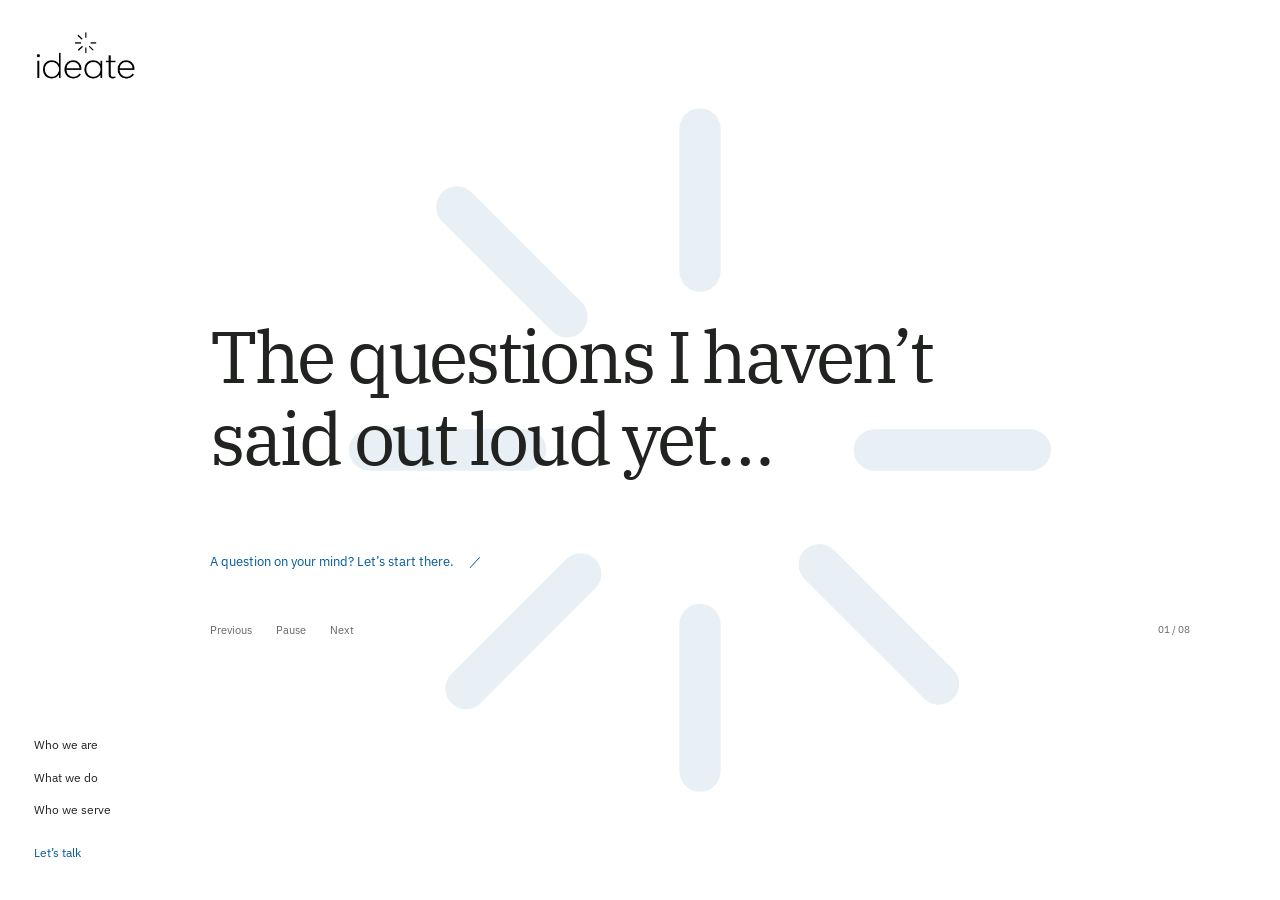
<file: index.html>
<!doctype html><html lang="en"><head><meta charset="utf-8"><meta name="viewport" content="width=device-width,initial-scale=1"><title>Consulting and personal advising | ideate</title><meta name="description" content="A conversation-led introduction to ideate. Experienced consulting and personal advising for organizations and leaders."><meta name="theme-color" content="#ffffff"><link rel="stylesheet" href="style.css"><link rel="stylesheet" href="room.css"><script defer src="app.js"></script></head><body class="question-home"><a class="edge-brand" href="index.html" aria-label="ideate home"><img src="ideate-brand.svg" width="140" height="78" alt="ideate"></a><nav class="edge-nav" aria-label="Main navigation"><a href="about.html">Who we are</a><a href="work.html">What we do</a><a href="serve.html">Who we serve</a><a href="contact.html">Let’s talk</a></nav><main class="question-canvas"><img class="question-watermark" src="ideate-spark.svg" width="170" height="170" alt="" aria-hidden="true"><div class="question-loop"><h1><a id="question-link" href="contact.html">The questions I haven’t said out loud yet…</a></h1><p class="question-invitation">A question on your mind? Let’s start there. <span aria-hidden="true">／</span></p><div class="question-controls"><button id="previous-question" type="button" aria-label="Previous question">Previous</button><button id="pause-questions" type="button">Pause</button><button id="next-question" type="button" aria-label="Next question">Next</button><span id="question-number">01 / 08</span></div></div></main><script src="question-loop.js" defer></script></body></html>
</file>
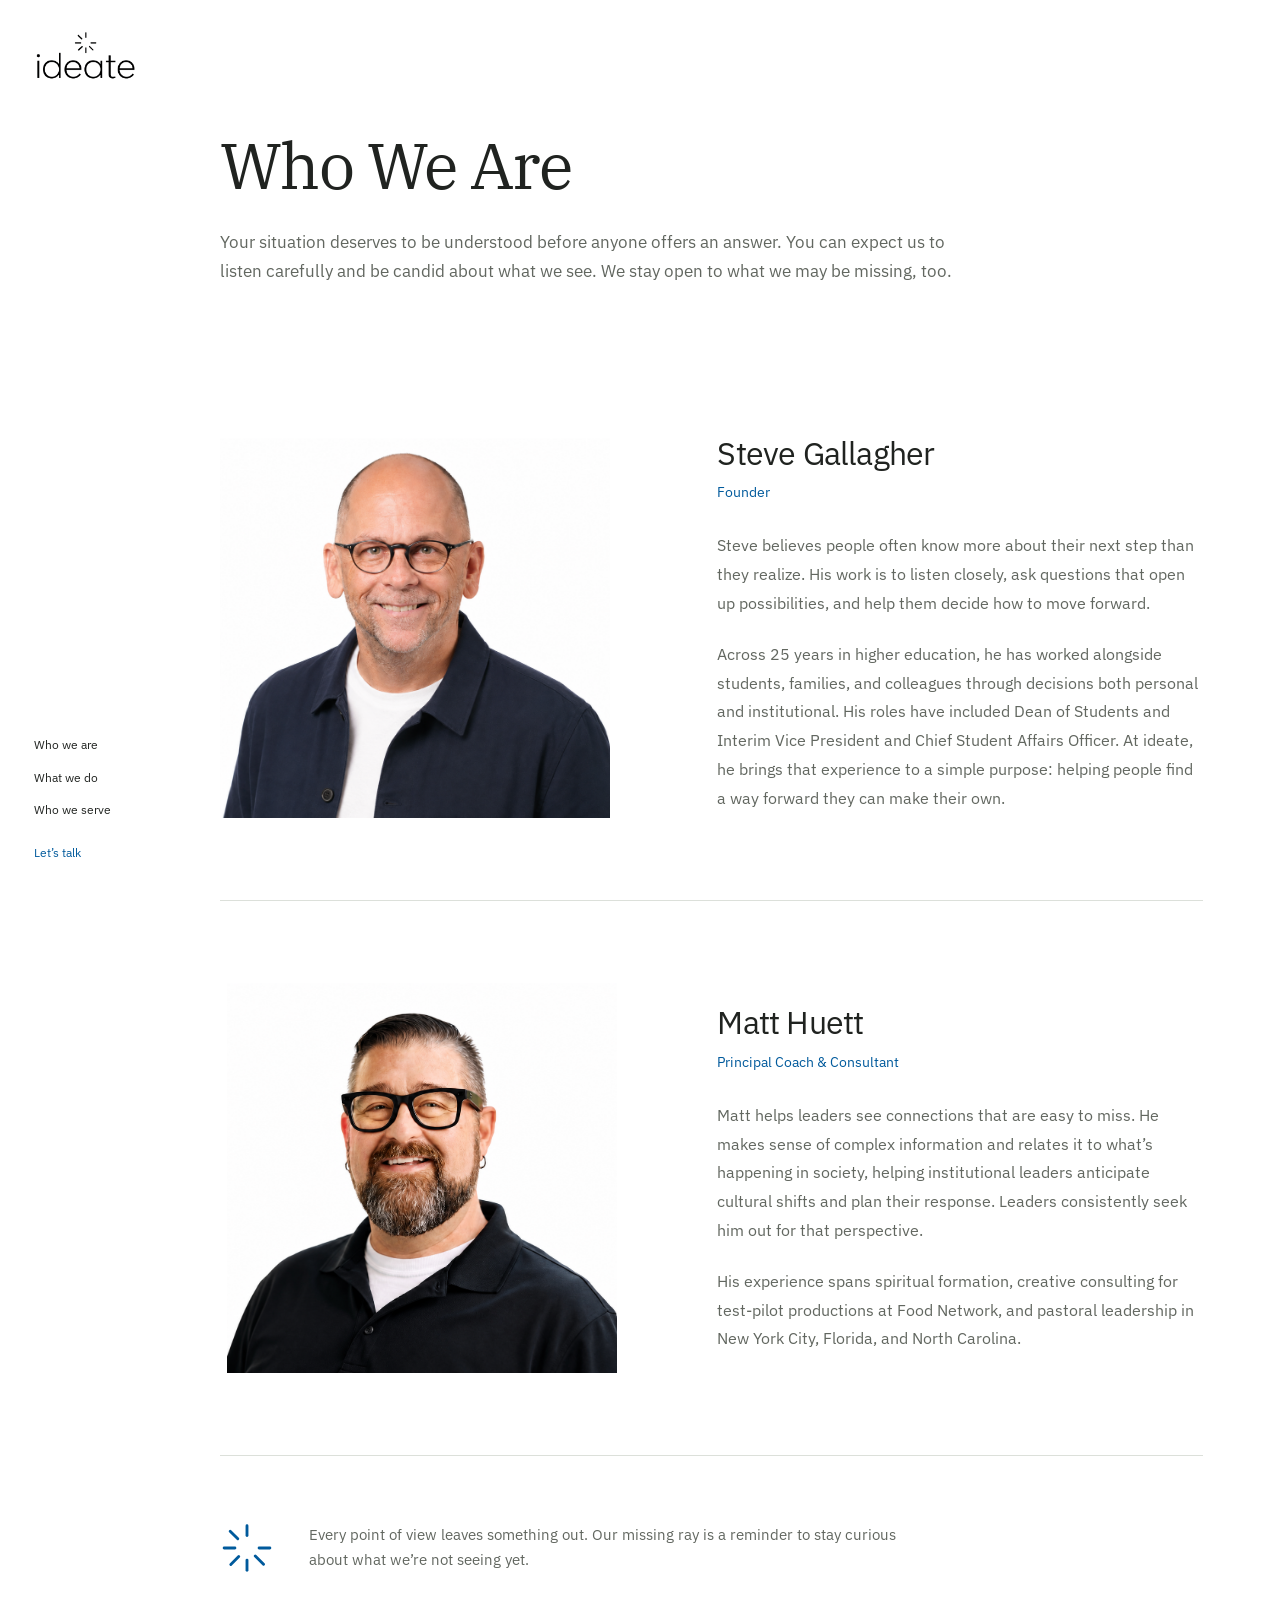
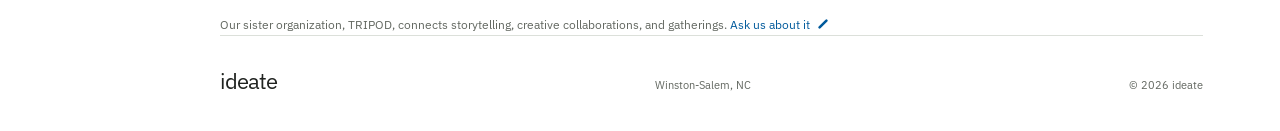
<file: about.html>
<!DOCTYPE html>
<html lang="en"><head><meta http-equiv="Content-Type" content="text/html; charset=UTF-8"><meta name="viewport" content="width=device-width,initial-scale=1"><title>Who We Are | ideate</title><meta name="description" content="Meet Steve Gallagher and Matt Huett, experienced guides in institutional leadership, individual advising, and student support."><meta name="theme-color" content="#ffffff"><link rel="stylesheet" href="style.css"><link rel="stylesheet" href="room.css"><script defer="" src="app.js"></script></head><body class="inside-page"><a class="edge-brand" href="index.html" aria-label="ideate home"><img src="ideate-brand.svg" width="140" height="78" alt="ideate"></a><nav class="edge-nav" aria-label="Main navigation"><a href="about.html">Who we are</a><a href="work.html">What we do</a><a href="serve.html">Who we serve</a><a href="contact.html">Let’s talk</a></nav><main><section class="page-heading"><h1>Who We Are</h1><p>Your situation deserves to be understood before anyone offers an answer. You can expect us to listen carefully and be candid about what we see. We stay open to what we may be missing, too.</p></section><section class="profile"><div class="portrait-frame steve"><img src="steve-gallagher.png" alt="Steve Gallagher" loading="lazy"></div><div class="team-bio"><h2>Steve Gallagher</h2><p class="team-role">Founder</p><p>Steve believes people often know more about their next step than they realize. His work is to listen closely, ask questions that open up possibilities, and help them decide how to move forward.</p><p>Across 25 years in higher education, he has worked alongside students, families, and colleagues through decisions both personal and institutional. His roles have included Dean of Students and Interim Vice President and Chief Student Affairs Officer. At ideate, he brings that experience to a simple purpose: helping people find a way forward they can make their own.</p></div></section><section class="profile"><div class="portrait-frame matt"><img src="matt-huett.png" alt="Matt Huett" loading="lazy"></div><div class="team-bio"><h2>Matt Huett</h2><p class="team-role">Principal Coach &amp; Consultant</p><p>Matt helps leaders see connections that are easy to miss. He makes sense of complex information and relates it to what’s happening in society, helping institutional leaders anticipate cultural shifts and plan their response. Leaders consistently seek him out for that perspective.</p><p>His experience spans spiritual formation, creative consulting for test-pilot productions at Food Network, and pastoral leadership in New York City, Florida, and North Carolina.</p></div></section><section class="brand-note"><img src="ideate-spark.svg" width="64" height="64" alt="ideate’s mark, with one ray intentionally absent"><p>Every point of view leaves something out. Our missing ray is a reminder to stay curious about what we’re not seeing yet.</p></section><p class="sister-note">Our sister organization, TRIPOD, connects storytelling, creative collaborations, and gatherings. <a href="contact.html?interest=TRIPOD">Ask us about it <svg class="ray-link" viewBox="0 0 42 42" aria-hidden="true" focusable="false"><path d="M9 33L33 9" fill="none" stroke="currentColor" stroke-width="9" stroke-linecap="round"></path></svg></a></p></main><footer class="site-footer"><a href="index.html" aria-label="ideate home">ideate</a><span>Winston-Salem, NC</span><span>© 2026 ideate</span></footer></body></html>
</file>
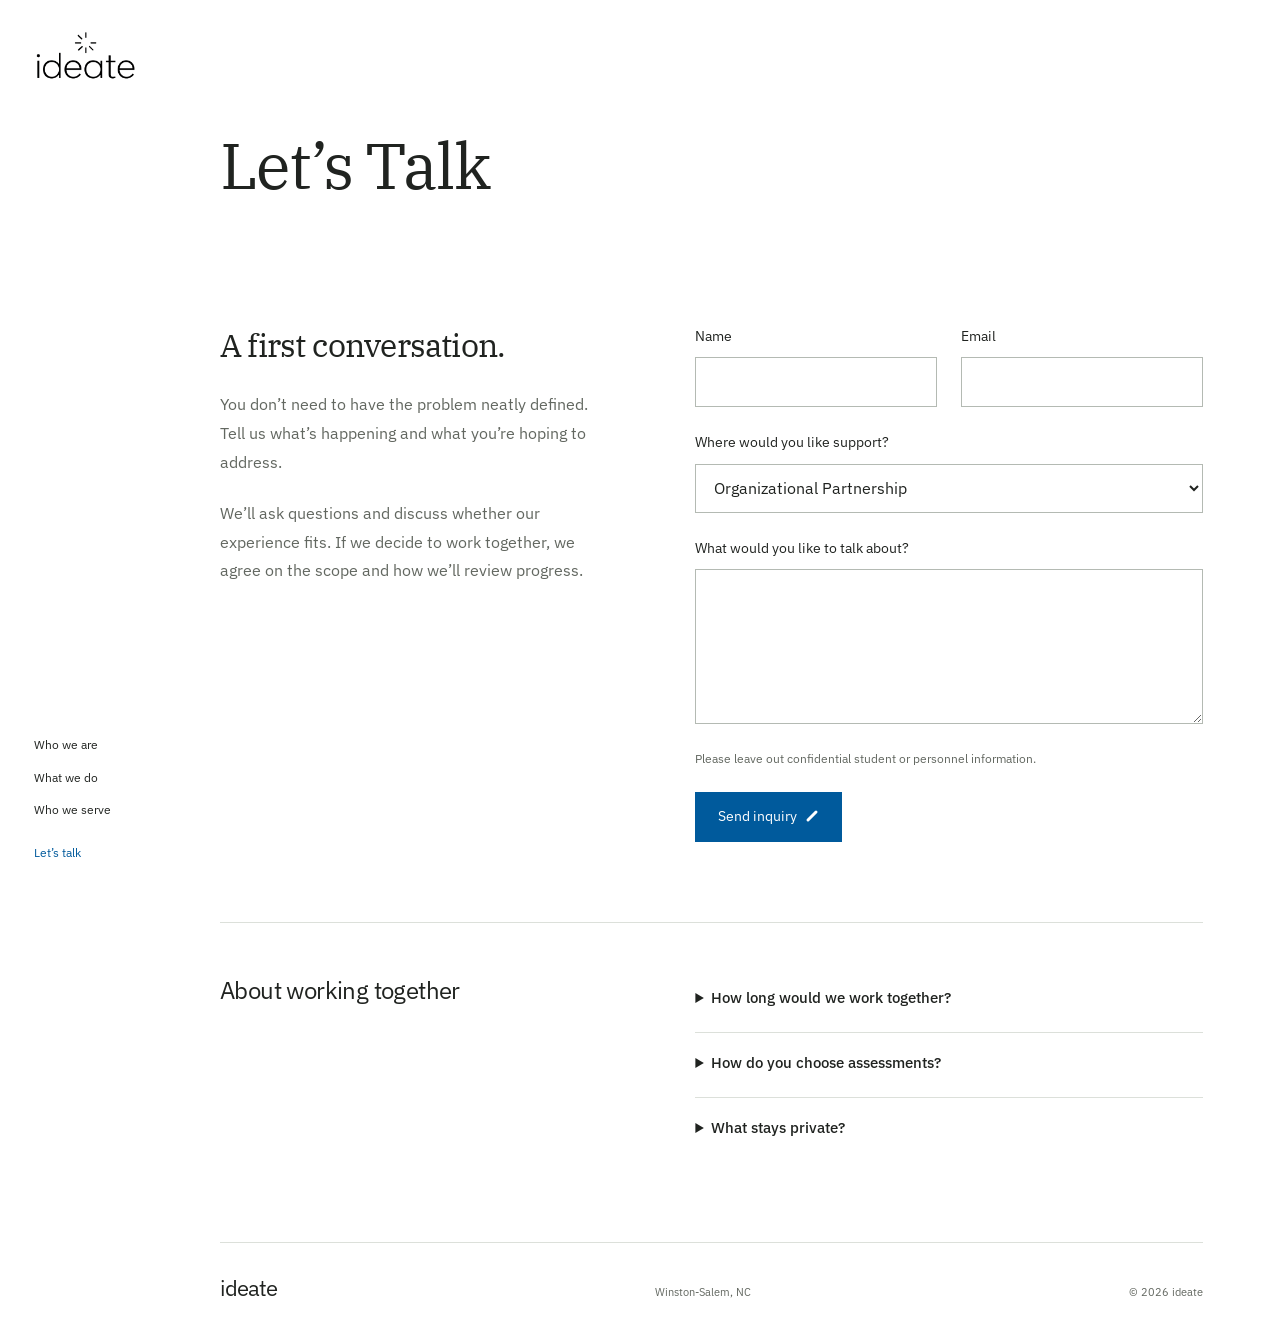
<file: contact.html>
<!doctype html><html lang="en"><head><meta charset="utf-8"><meta name="viewport" content="width=device-width,initial-scale=1"><title>Let’s Talk | ideate</title><meta name="description" content="Start a conversation with ideate about the decisions, changes, or questions you are working through."><meta name="theme-color" content="#ffffff"><link rel="stylesheet" href="style.css"><link rel="stylesheet" href="room.css"><script defer src="app.js"></script></head><body class="inside-page"><a class="edge-brand" href="index.html" aria-label="ideate home"><img src="ideate-brand.svg" width="140" height="78" alt="ideate"></a><nav class="edge-nav" aria-label="Main navigation"><a href="about.html">Who we are</a><a href="work.html">What we do</a><a href="serve.html">Who we serve</a><a href="contact.html">Let’s talk</a></nav><main><section class="page-heading contact-heading"><h1>Let’s Talk</h1></section><section class="contact-layout" aria-labelledby="first-conversation"><div class="contact-introduction"><h2 id="first-conversation">A first conversation.</h2><p>You don’t need to have the problem neatly defined. Tell us what’s happening and what you’re hoping to address.</p><p>We’ll ask questions and discuss whether our experience fits. If we decide to work together, we agree on the scope and how we’ll review progress.</p></div><div class="inquiry-form"><form aria-label="Send an inquiry" aria-describedby="inquiry-note"><div class="form-pair"><div><label for="name">Name</label><input id="name" name="Name" autocomplete="name" required></div><div><label for="email">Email</label><input id="email" name="Email" type="email" autocomplete="email" required></div></div><label for="interest">Where would you like support?</label><select id="interest" name="Interest"><option>Organizational Partnership</option><option>Leadership Partnership</option><option>TRIPOD</option><option>Something else</option></select><label for="message">What would you like to talk about?</label><textarea id="message" name="Message" required></textarea><p class="note" id="inquiry-note">Please leave out confidential student or personnel information.</p><input type="text" name="_honey" value="" tabindex="-1" autocomplete="off" aria-hidden="true" style="position:absolute;left:-9999px;width:1px;height:1px;opacity:0"><button class="submit" type="submit">Send inquiry <svg class="ray-link" viewBox="0 0 42 42" aria-hidden="true" focusable="false"><path d="M9 33L33 9" fill="none" stroke="currentColor" stroke-width="9" stroke-linecap="round"/></svg></button><p id="status" role="status"></p></form></div></section><section class="working-questions"><h2>About working together</h2><div><details class="service-detail"><summary>How long would we work together?</summary><p>That depends on the work. We agree on the pace and review points with you, whether the need is a defined consulting assignment or ongoing individual support.</p></details><details class="service-detail"><summary>How do you choose assessments?</summary><p>We determine which instruments will give us a useful understanding of where you are currently, guided by your circumstances and what you want to work on.</p><p>The EQ-i 2.0, for example, explores your own view of how you understand and express emotions, relate to others, make decisions, and respond to stress. It can help us examine questions such as whether you communicate your needs directly, how you handle pressure, or how emotions influence a difficult decision.</p><p>We discuss the findings with you in the context of your experience. That understanding helps us choose what to work on, put it into practice, and revisit what you’re learning.</p></details><details class="service-detail"><summary>What stays private?</summary><p>Before work begins, we agree on confidentiality and any expectations for reporting to an employer or other sponsor.</p></details></div></section></main><footer class="site-footer"><a href="index.html" aria-label="ideate home">ideate</a><span>Winston-Salem, NC</span><span>© 2026 ideate</span></footer></body></html>
</file>
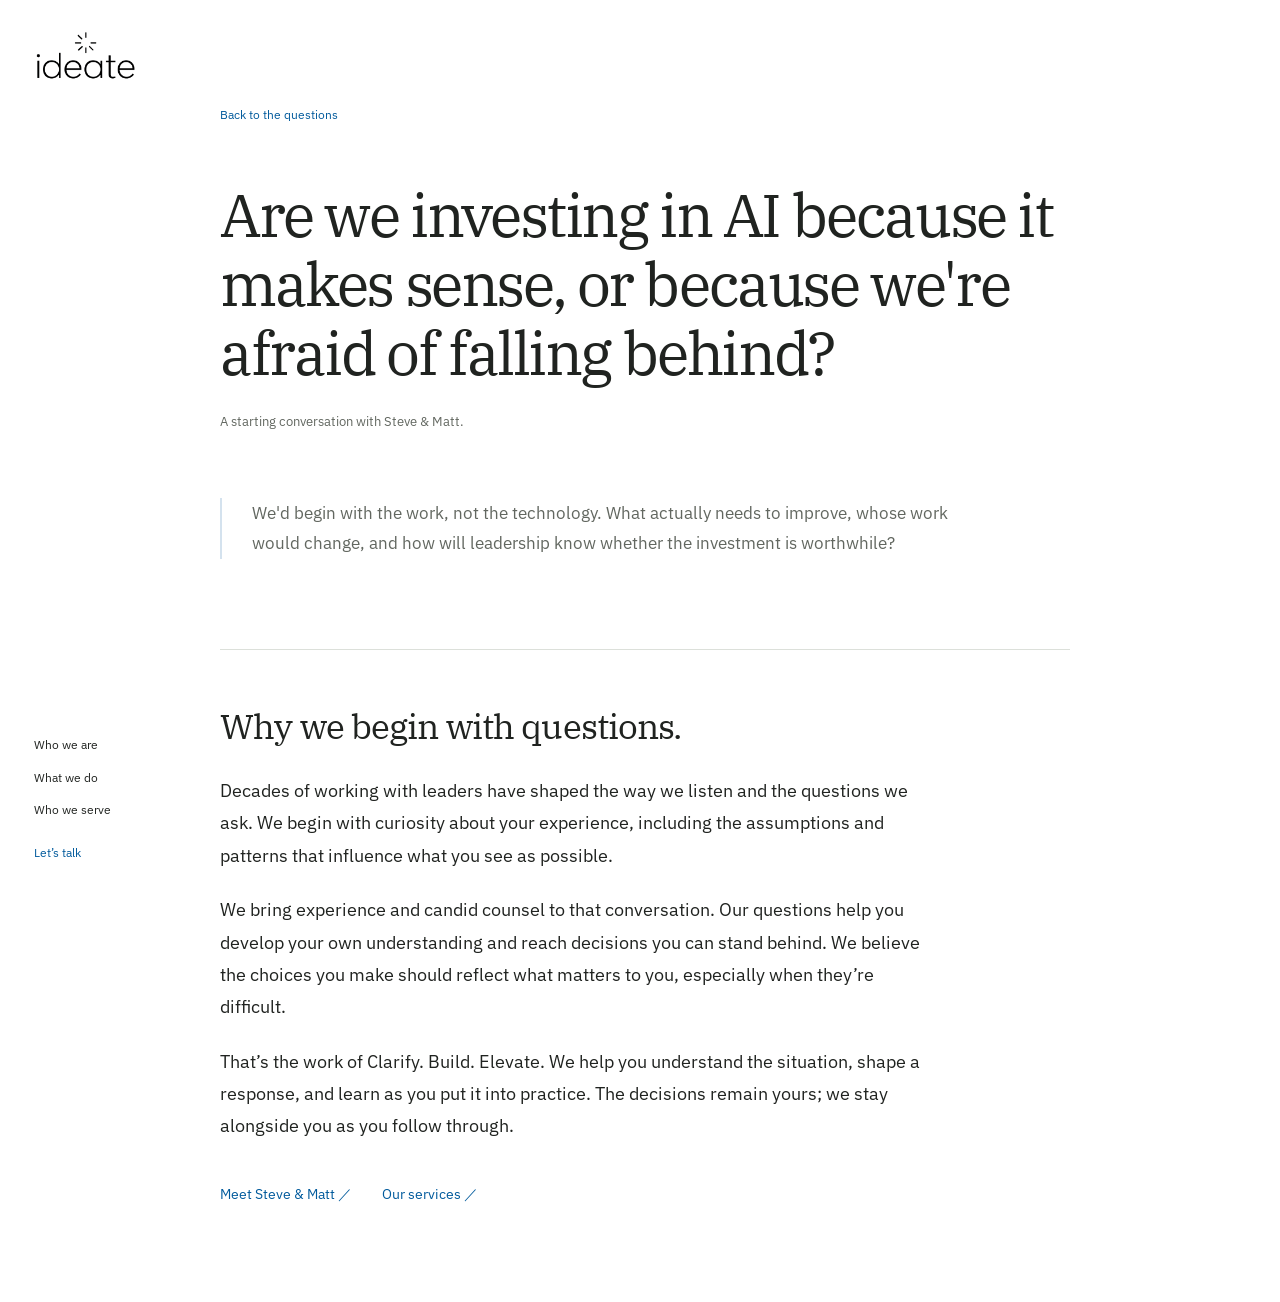
<file: question-ai.html>
<!doctype html><html lang="en"><head><meta charset="utf-8"><meta name="viewport" content="width=device-width,initial-scale=1"><title>Are we investing in AI because it makes sense, or because we&#x27;re afraid of falling behind? | ideate</title><meta name="description" content="A starting conversation with Steve Gallagher and Matt Huett at ideate."><meta name="theme-color" content="#ffffff"><link rel="stylesheet" href="style.css"><link rel="stylesheet" href="room.css"><script defer src="app.js"></script></head><body class="inside-page response-page"><a class="edge-brand" href="index.html" aria-label="ideate home"><img src="ideate-brand.svg" width="140" height="78" alt="ideate"></a><nav class="edge-nav" aria-label="Main navigation"><a href="about.html">Who we are</a><a href="work.html">What we do</a><a href="serve.html">Who we serve</a><a href="contact.html">Let’s talk</a></nav><main><a class="return-questions" href="index.html">Back to the questions</a><section class="response-opening"><h1>Are we investing in AI because it makes sense, or because we&#x27;re afraid of falling behind?</h1><p>A starting conversation with Steve &amp; Matt.</p></section><ol class="responses"><li><p>We&#x27;d begin with the work, not the technology. What actually needs to improve, whose work would change, and how will leadership know whether the investment is worthwhile?</p></li></ol><section class="our-why" aria-labelledby="why-title"><h2 id="why-title">Why we begin with questions.</h2><p>Decades of working with leaders have shaped the way we listen and the questions we ask. We begin with curiosity about your experience, including the assumptions and patterns that influence what you see as possible.</p><p>We bring experience and candid counsel to that conversation. Our questions help you develop your own understanding and reach decisions you can stand behind. We believe the choices you make should reflect what matters to you, especially when they’re difficult.</p><p>That’s the work of Clarify. Build. Elevate. We help you understand the situation, shape a response, and learn as you put it into practice. The decisions remain yours; we stay alongside you as you follow through.</p><div class="why-links"><a class="inline-link" href="about.html">Meet Steve &amp; Matt <span aria-hidden="true">／</span></a><a class="inline-link" href="work.html">Our services <span aria-hidden="true">／</span></a></div></section></main></body></html>
</file>
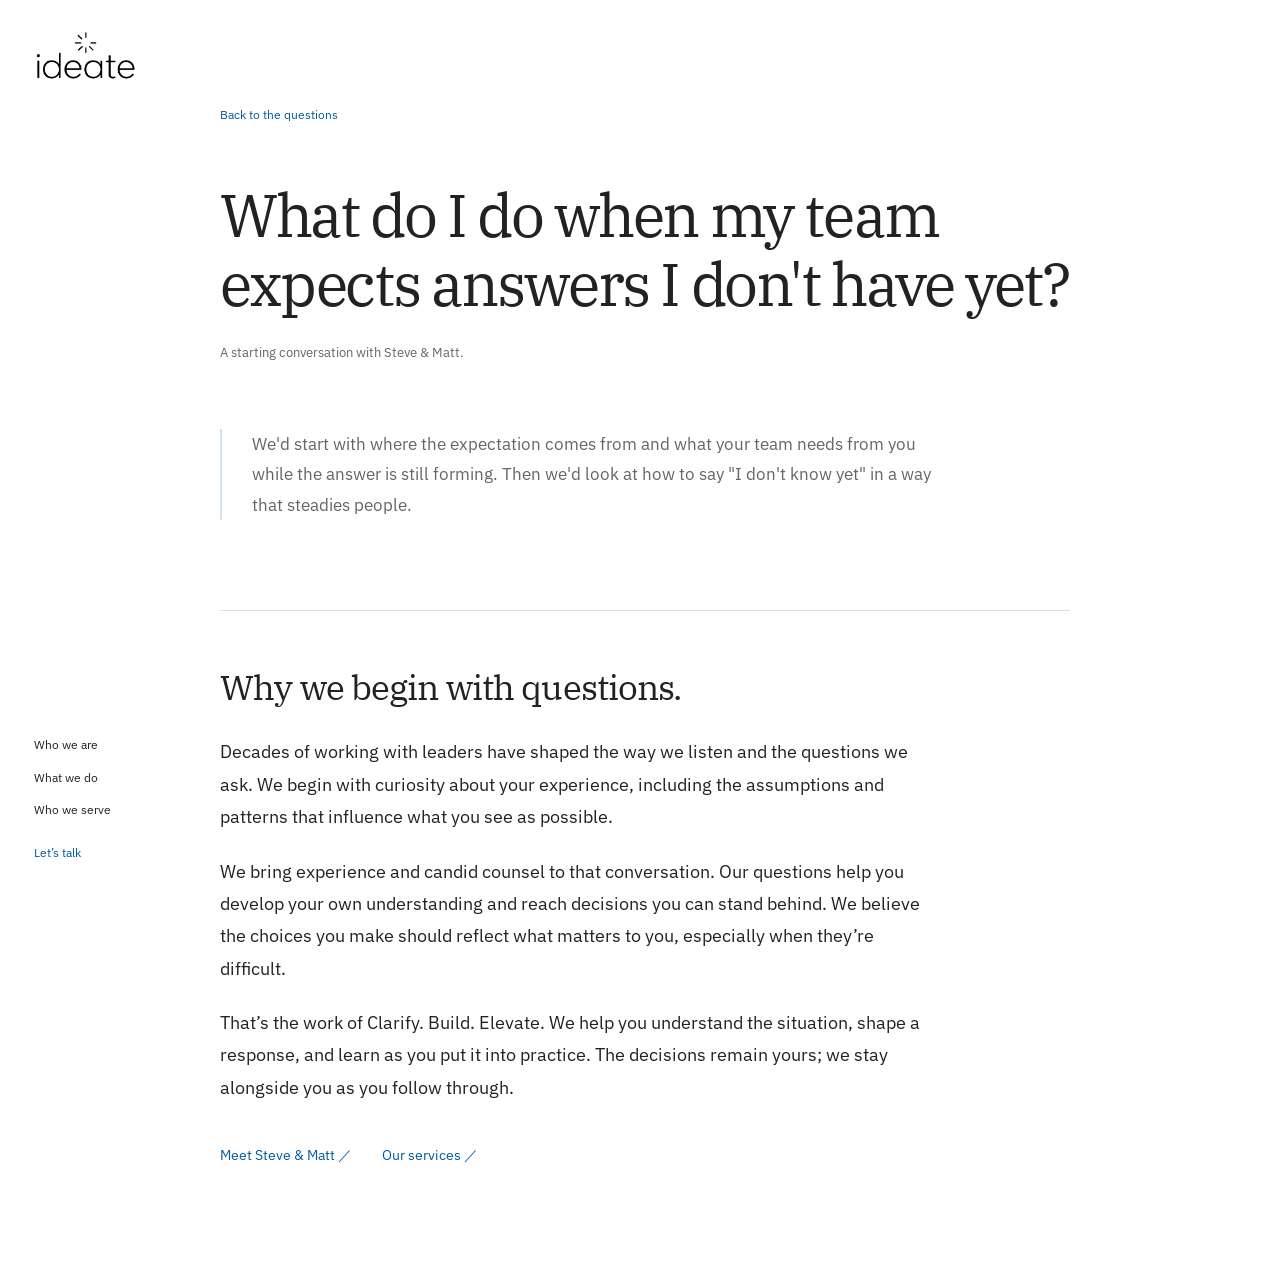
<file: question-answers.html>
<!doctype html><html lang="en"><head><meta charset="utf-8"><meta name="viewport" content="width=device-width,initial-scale=1"><title>What do I do when my team expects answers I don&#x27;t have yet? | ideate</title><meta name="description" content="A starting conversation with Steve Gallagher and Matt Huett at ideate."><meta name="theme-color" content="#ffffff"><link rel="stylesheet" href="style.css"><link rel="stylesheet" href="room.css"><script defer src="app.js"></script></head><body class="inside-page response-page"><a class="edge-brand" href="index.html" aria-label="ideate home"><img src="ideate-brand.svg" width="140" height="78" alt="ideate"></a><nav class="edge-nav" aria-label="Main navigation"><a href="about.html">Who we are</a><a href="work.html">What we do</a><a href="serve.html">Who we serve</a><a href="contact.html">Let’s talk</a></nav><main><a class="return-questions" href="index.html">Back to the questions</a><section class="response-opening"><h1>What do I do when my team expects answers I don&#x27;t have yet?</h1><p>A starting conversation with Steve &amp; Matt.</p></section><ol class="responses"><li><p>We&#x27;d start with where the expectation comes from and what your team needs from you while the answer is still forming. Then we&#x27;d look at how to say "I don&#x27;t know yet" in a way that steadies people.</p></li></ol><section class="our-why" aria-labelledby="why-title"><h2 id="why-title">Why we begin with questions.</h2><p>Decades of working with leaders have shaped the way we listen and the questions we ask. We begin with curiosity about your experience, including the assumptions and patterns that influence what you see as possible.</p><p>We bring experience and candid counsel to that conversation. Our questions help you develop your own understanding and reach decisions you can stand behind. We believe the choices you make should reflect what matters to you, especially when they’re difficult.</p><p>That’s the work of Clarify. Build. Elevate. We help you understand the situation, shape a response, and learn as you put it into practice. The decisions remain yours; we stay alongside you as you follow through.</p><div class="why-links"><a class="inline-link" href="about.html">Meet Steve &amp; Matt <span aria-hidden="true">／</span></a><a class="inline-link" href="work.html">Our services <span aria-hidden="true">／</span></a></div></section></main></body></html>
</file>
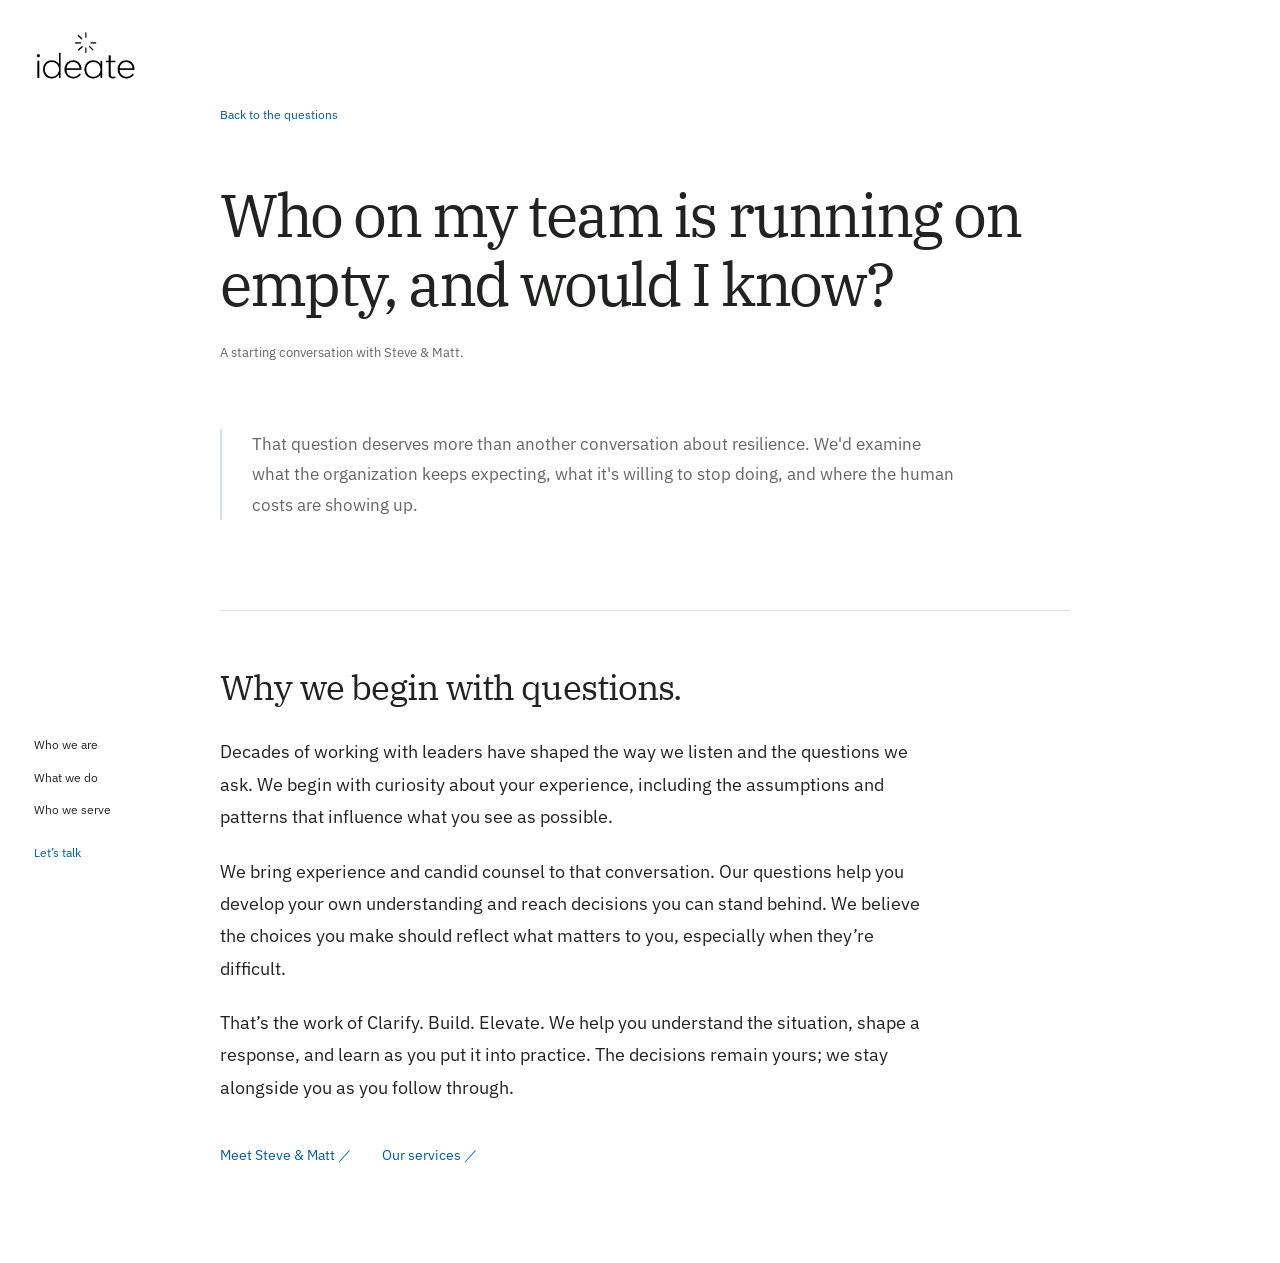
<file: question-capacity.html>
<!doctype html><html lang="en"><head><meta charset="utf-8"><meta name="viewport" content="width=device-width,initial-scale=1"><title>Who on my team is running on empty, and would I know? | ideate</title><meta name="description" content="A starting conversation with Steve Gallagher and Matt Huett at ideate."><meta name="theme-color" content="#ffffff"><link rel="stylesheet" href="style.css"><link rel="stylesheet" href="room.css"><script defer src="app.js"></script></head><body class="inside-page response-page"><a class="edge-brand" href="index.html" aria-label="ideate home"><img src="ideate-brand.svg" width="140" height="78" alt="ideate"></a><nav class="edge-nav" aria-label="Main navigation"><a href="about.html">Who we are</a><a href="work.html">What we do</a><a href="serve.html">Who we serve</a><a href="contact.html">Let’s talk</a></nav><main><a class="return-questions" href="index.html">Back to the questions</a><section class="response-opening"><h1>Who on my team is running on empty, and would I know?</h1><p>A starting conversation with Steve &amp; Matt.</p></section><ol class="responses"><li><p>That question deserves more than another conversation about resilience. We&#x27;d examine what the organization keeps expecting, what it&#x27;s willing to stop doing, and where the human costs are showing up.</p></li></ol><section class="our-why" aria-labelledby="why-title"><h2 id="why-title">Why we begin with questions.</h2><p>Decades of working with leaders have shaped the way we listen and the questions we ask. We begin with curiosity about your experience, including the assumptions and patterns that influence what you see as possible.</p><p>We bring experience and candid counsel to that conversation. Our questions help you develop your own understanding and reach decisions you can stand behind. We believe the choices you make should reflect what matters to you, especially when they’re difficult.</p><p>That’s the work of Clarify. Build. Elevate. We help you understand the situation, shape a response, and learn as you put it into practice. The decisions remain yours; we stay alongside you as you follow through.</p><div class="why-links"><a class="inline-link" href="about.html">Meet Steve &amp; Matt <span aria-hidden="true">／</span></a><a class="inline-link" href="work.html">Our services <span aria-hidden="true">／</span></a></div></section></main></body></html>
</file>
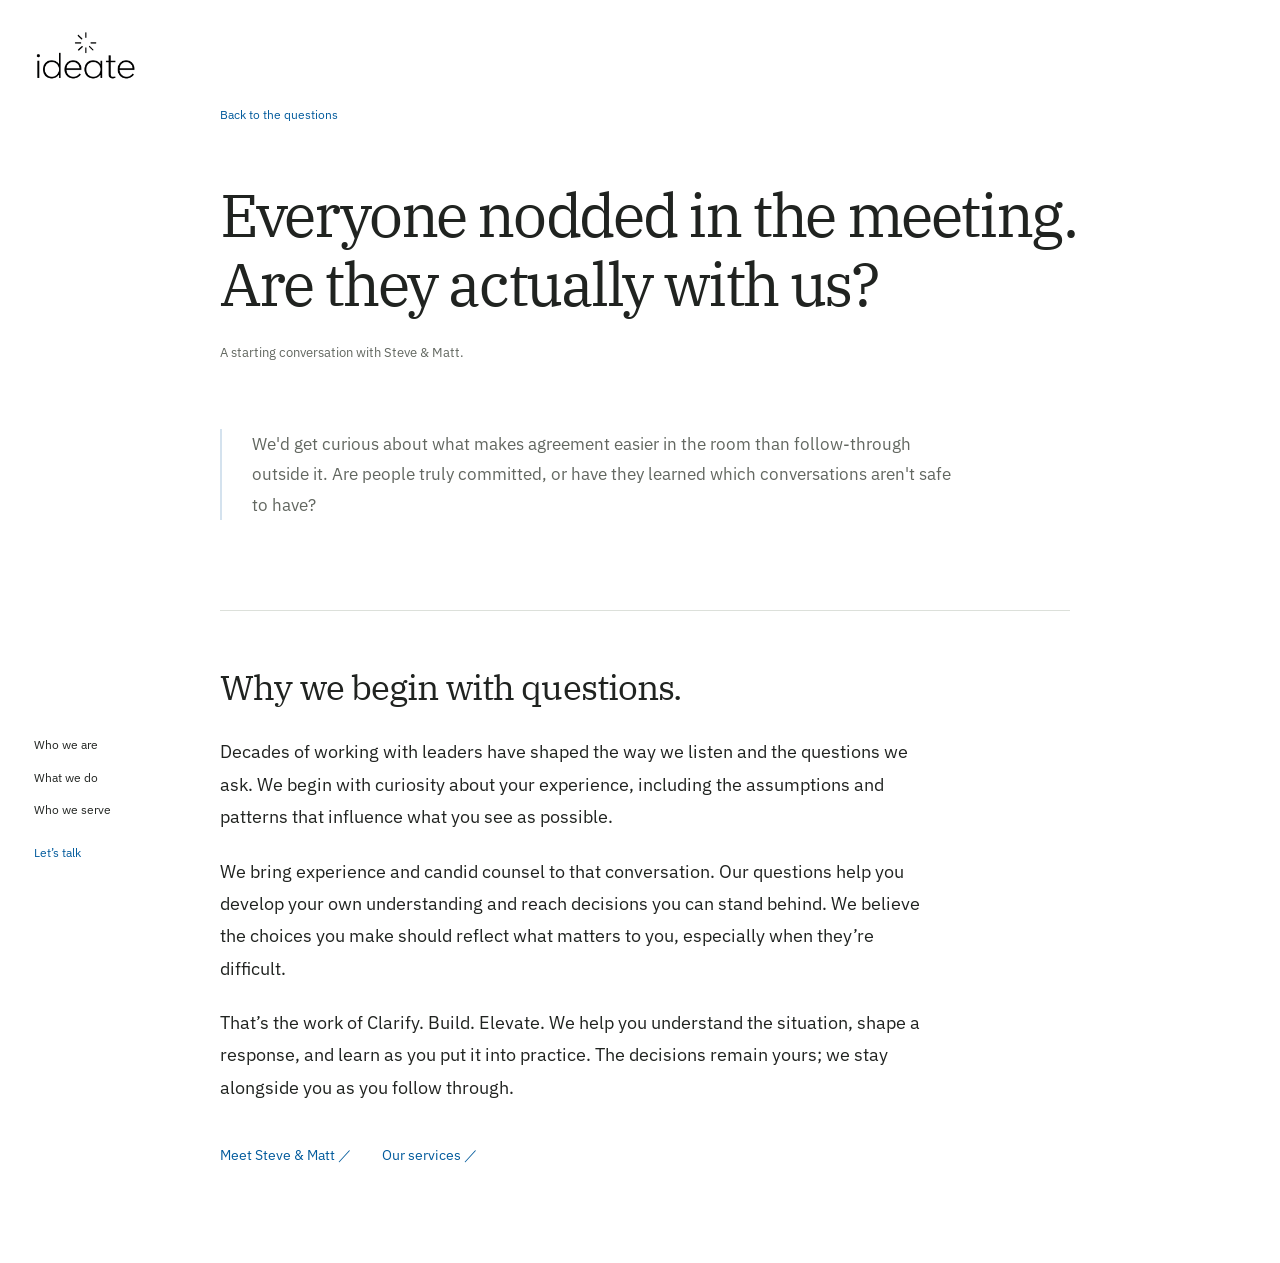
<file: question-culture.html>
<!doctype html><html lang="en"><head><meta charset="utf-8"><meta name="viewport" content="width=device-width,initial-scale=1"><title>Everyone nodded in the meeting. Are they actually with us? | ideate</title><meta name="description" content="A starting conversation with Steve Gallagher and Matt Huett at ideate."><meta name="theme-color" content="#ffffff"><link rel="stylesheet" href="style.css"><link rel="stylesheet" href="room.css"><script defer src="app.js"></script></head><body class="inside-page response-page"><a class="edge-brand" href="index.html" aria-label="ideate home"><img src="ideate-brand.svg" width="140" height="78" alt="ideate"></a><nav class="edge-nav" aria-label="Main navigation"><a href="about.html">Who we are</a><a href="work.html">What we do</a><a href="serve.html">Who we serve</a><a href="contact.html">Let’s talk</a></nav><main><a class="return-questions" href="index.html">Back to the questions</a><section class="response-opening"><h1>Everyone nodded in the meeting. Are they actually with us?</h1><p>A starting conversation with Steve &amp; Matt.</p></section><ol class="responses"><li><p>We&#x27;d get curious about what makes agreement easier in the room than follow-through outside it. Are people truly committed, or have they learned which conversations aren&#x27;t safe to have?</p></li></ol><section class="our-why" aria-labelledby="why-title"><h2 id="why-title">Why we begin with questions.</h2><p>Decades of working with leaders have shaped the way we listen and the questions we ask. We begin with curiosity about your experience, including the assumptions and patterns that influence what you see as possible.</p><p>We bring experience and candid counsel to that conversation. Our questions help you develop your own understanding and reach decisions you can stand behind. We believe the choices you make should reflect what matters to you, especially when they’re difficult.</p><p>That’s the work of Clarify. Build. Elevate. We help you understand the situation, shape a response, and learn as you put it into practice. The decisions remain yours; we stay alongside you as you follow through.</p><div class="why-links"><a class="inline-link" href="about.html">Meet Steve &amp; Matt <span aria-hidden="true">／</span></a><a class="inline-link" href="work.html">Our services <span aria-hidden="true">／</span></a></div></section></main></body></html>
</file>
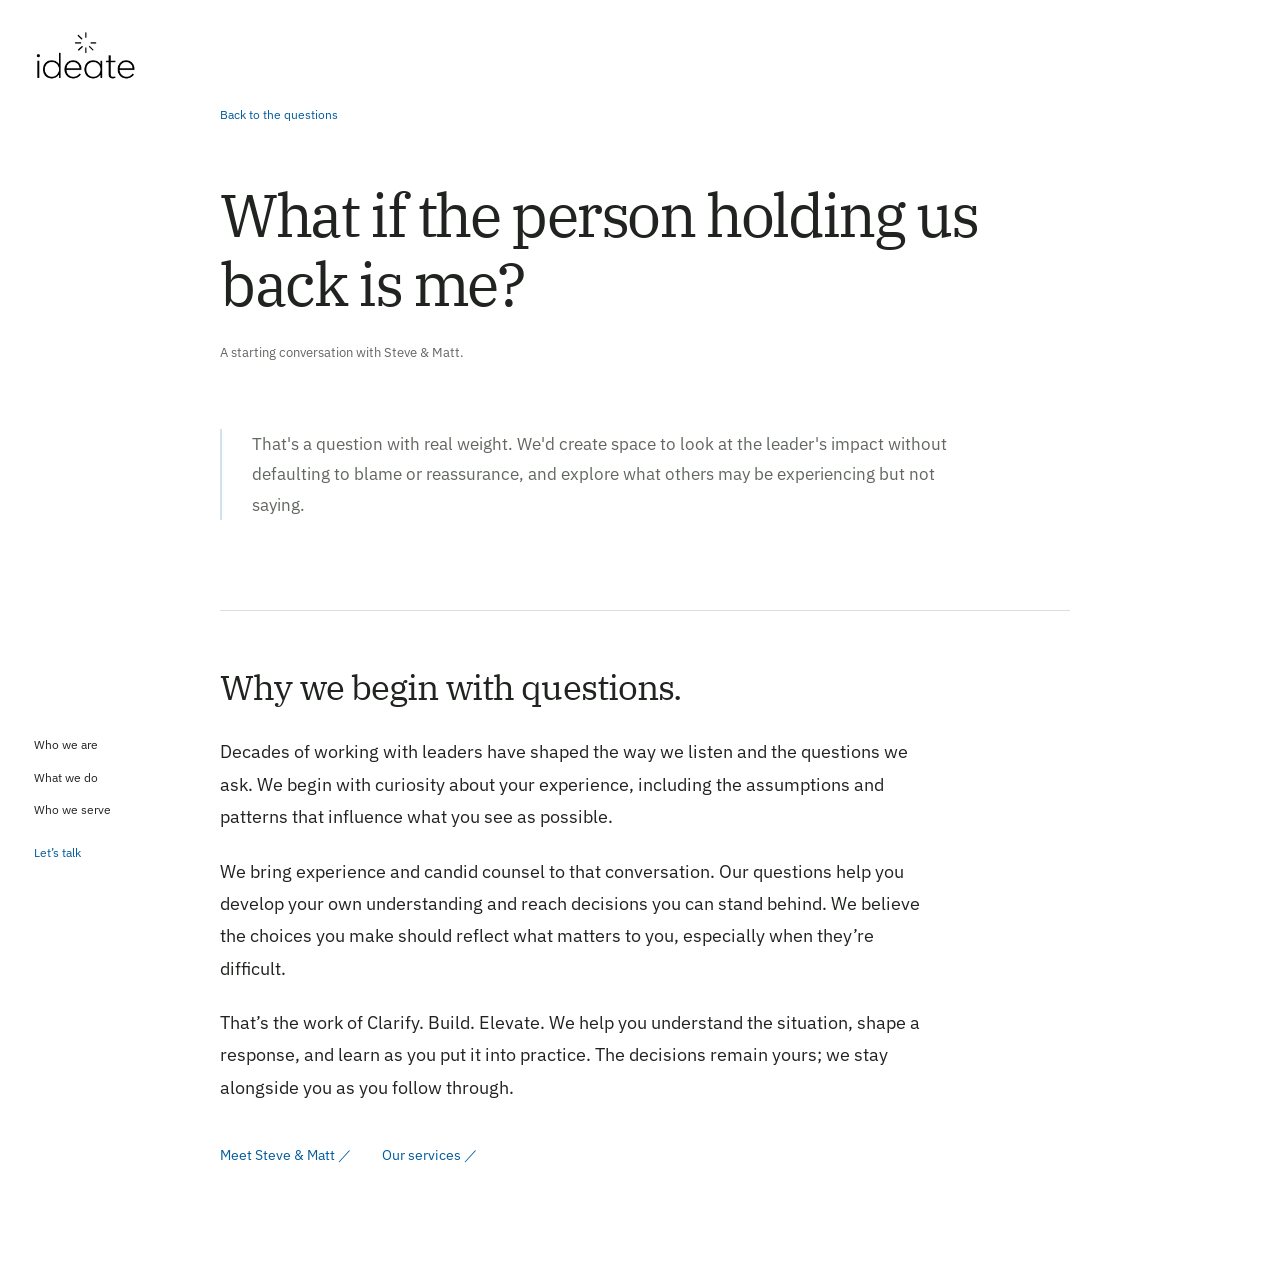
<file: question-honesty.html>
<!doctype html><html lang="en"><head><meta charset="utf-8"><meta name="viewport" content="width=device-width,initial-scale=1"><title>What if the person holding us back is me? | ideate</title><meta name="description" content="A starting conversation with Steve Gallagher and Matt Huett at ideate."><meta name="theme-color" content="#ffffff"><link rel="stylesheet" href="style.css"><link rel="stylesheet" href="room.css"><script defer src="app.js"></script></head><body class="inside-page response-page"><a class="edge-brand" href="index.html" aria-label="ideate home"><img src="ideate-brand.svg" width="140" height="78" alt="ideate"></a><nav class="edge-nav" aria-label="Main navigation"><a href="about.html">Who we are</a><a href="work.html">What we do</a><a href="serve.html">Who we serve</a><a href="contact.html">Let’s talk</a></nav><main><a class="return-questions" href="index.html">Back to the questions</a><section class="response-opening"><h1>What if the person holding us back is me?</h1><p>A starting conversation with Steve &amp; Matt.</p></section><ol class="responses"><li><p>That&#x27;s a question with real weight. We&#x27;d create space to look at the leader&#x27;s impact without defaulting to blame or reassurance, and explore what others may be experiencing but not saying.</p></li></ol><section class="our-why" aria-labelledby="why-title"><h2 id="why-title">Why we begin with questions.</h2><p>Decades of working with leaders have shaped the way we listen and the questions we ask. We begin with curiosity about your experience, including the assumptions and patterns that influence what you see as possible.</p><p>We bring experience and candid counsel to that conversation. Our questions help you develop your own understanding and reach decisions you can stand behind. We believe the choices you make should reflect what matters to you, especially when they’re difficult.</p><p>That’s the work of Clarify. Build. Elevate. We help you understand the situation, shape a response, and learn as you put it into practice. The decisions remain yours; we stay alongside you as you follow through.</p><div class="why-links"><a class="inline-link" href="about.html">Meet Steve &amp; Matt <span aria-hidden="true">／</span></a><a class="inline-link" href="work.html">Our services <span aria-hidden="true">／</span></a></div></section></main></body></html>
</file>
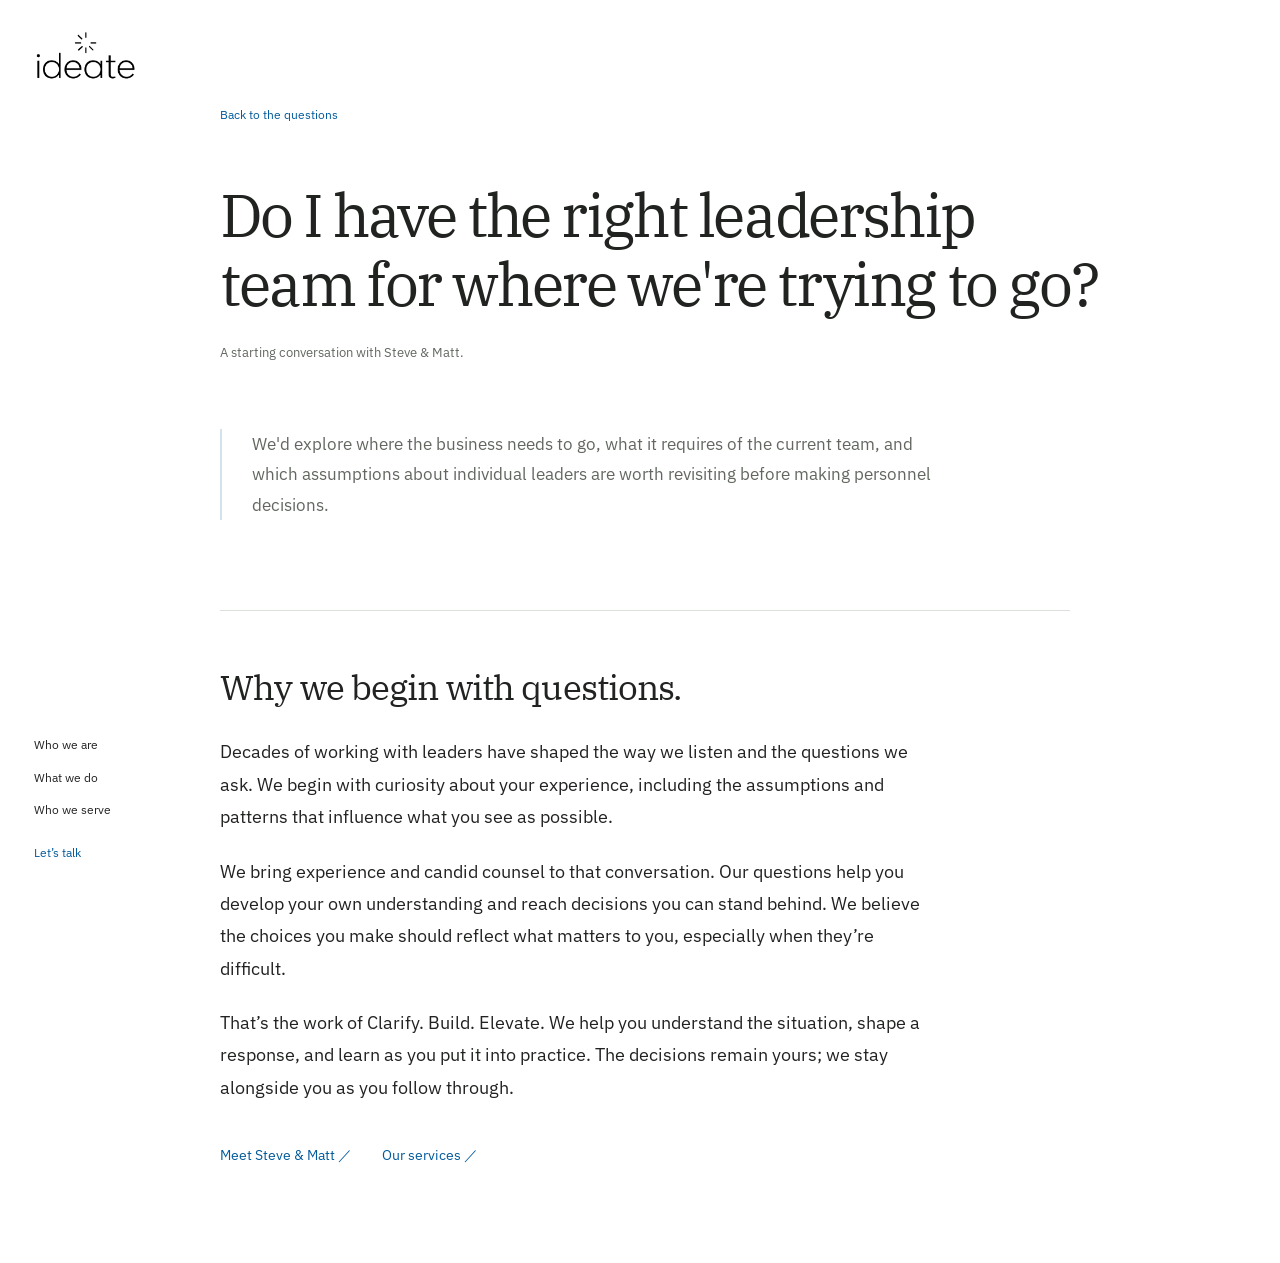
<file: question-people.html>
<!doctype html><html lang="en"><head><meta charset="utf-8"><meta name="viewport" content="width=device-width,initial-scale=1"><title>Do I have the right leadership team for where we&#x27;re trying to go? | ideate</title><meta name="description" content="A starting conversation with Steve Gallagher and Matt Huett at ideate."><meta name="theme-color" content="#ffffff"><link rel="stylesheet" href="style.css"><link rel="stylesheet" href="room.css"><script defer src="app.js"></script></head><body class="inside-page response-page"><a class="edge-brand" href="index.html" aria-label="ideate home"><img src="ideate-brand.svg" width="140" height="78" alt="ideate"></a><nav class="edge-nav" aria-label="Main navigation"><a href="about.html">Who we are</a><a href="work.html">What we do</a><a href="serve.html">Who we serve</a><a href="contact.html">Let’s talk</a></nav><main><a class="return-questions" href="index.html">Back to the questions</a><section class="response-opening"><h1>Do I have the right leadership team for where we&#x27;re trying to go?</h1><p>A starting conversation with Steve &amp; Matt.</p></section><ol class="responses"><li><p>We&#x27;d explore where the business needs to go, what it requires of the current team, and which assumptions about individual leaders are worth revisiting before making personnel decisions.</p></li></ol><section class="our-why" aria-labelledby="why-title"><h2 id="why-title">Why we begin with questions.</h2><p>Decades of working with leaders have shaped the way we listen and the questions we ask. We begin with curiosity about your experience, including the assumptions and patterns that influence what you see as possible.</p><p>We bring experience and candid counsel to that conversation. Our questions help you develop your own understanding and reach decisions you can stand behind. We believe the choices you make should reflect what matters to you, especially when they’re difficult.</p><p>That’s the work of Clarify. Build. Elevate. We help you understand the situation, shape a response, and learn as you put it into practice. The decisions remain yours; we stay alongside you as you follow through.</p><div class="why-links"><a class="inline-link" href="about.html">Meet Steve &amp; Matt <span aria-hidden="true">／</span></a><a class="inline-link" href="work.html">Our services <span aria-hidden="true">／</span></a></div></section></main></body></html>
</file>
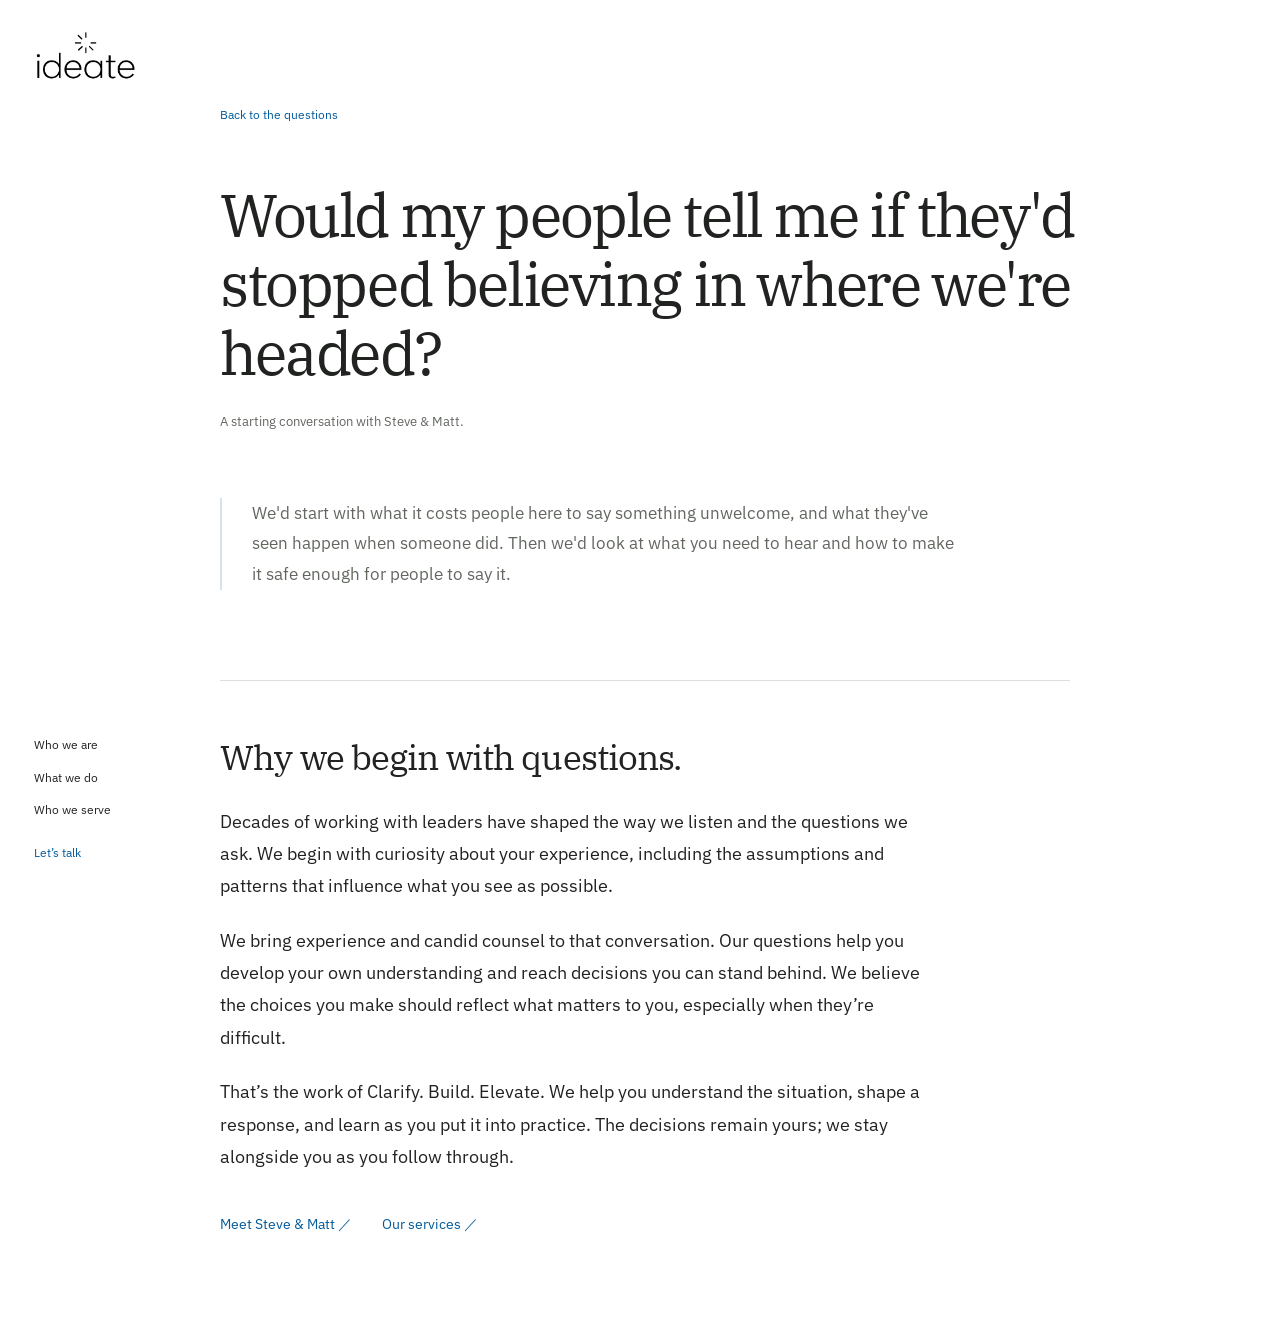
<file: question-trust.html>
<!doctype html><html lang="en"><head><meta charset="utf-8"><meta name="viewport" content="width=device-width,initial-scale=1"><title>Would my people tell me if they&#x27;d stopped believing in where we&#x27;re headed? | ideate</title><meta name="description" content="A starting conversation with Steve Gallagher and Matt Huett at ideate."><meta name="theme-color" content="#ffffff"><link rel="stylesheet" href="style.css"><link rel="stylesheet" href="room.css"><script defer src="app.js"></script></head><body class="inside-page response-page"><a class="edge-brand" href="index.html" aria-label="ideate home"><img src="ideate-brand.svg" width="140" height="78" alt="ideate"></a><nav class="edge-nav" aria-label="Main navigation"><a href="about.html">Who we are</a><a href="work.html">What we do</a><a href="serve.html">Who we serve</a><a href="contact.html">Let’s talk</a></nav><main><a class="return-questions" href="index.html">Back to the questions</a><section class="response-opening"><h1>Would my people tell me if they&#x27;d stopped believing in where we&#x27;re headed?</h1><p>A starting conversation with Steve &amp; Matt.</p></section><ol class="responses"><li><p>We&#x27;d start with what it costs people here to say something unwelcome, and what they&#x27;ve seen happen when someone did. Then we&#x27;d look at what you need to hear and how to make it safe enough for people to say it.</p></li></ol><section class="our-why" aria-labelledby="why-title"><h2 id="why-title">Why we begin with questions.</h2><p>Decades of working with leaders have shaped the way we listen and the questions we ask. We begin with curiosity about your experience, including the assumptions and patterns that influence what you see as possible.</p><p>We bring experience and candid counsel to that conversation. Our questions help you develop your own understanding and reach decisions you can stand behind. We believe the choices you make should reflect what matters to you, especially when they’re difficult.</p><p>That’s the work of Clarify. Build. Elevate. We help you understand the situation, shape a response, and learn as you put it into practice. The decisions remain yours; we stay alongside you as you follow through.</p><div class="why-links"><a class="inline-link" href="about.html">Meet Steve &amp; Matt <span aria-hidden="true">／</span></a><a class="inline-link" href="work.html">Our services <span aria-hidden="true">／</span></a></div></section></main></body></html>
</file>
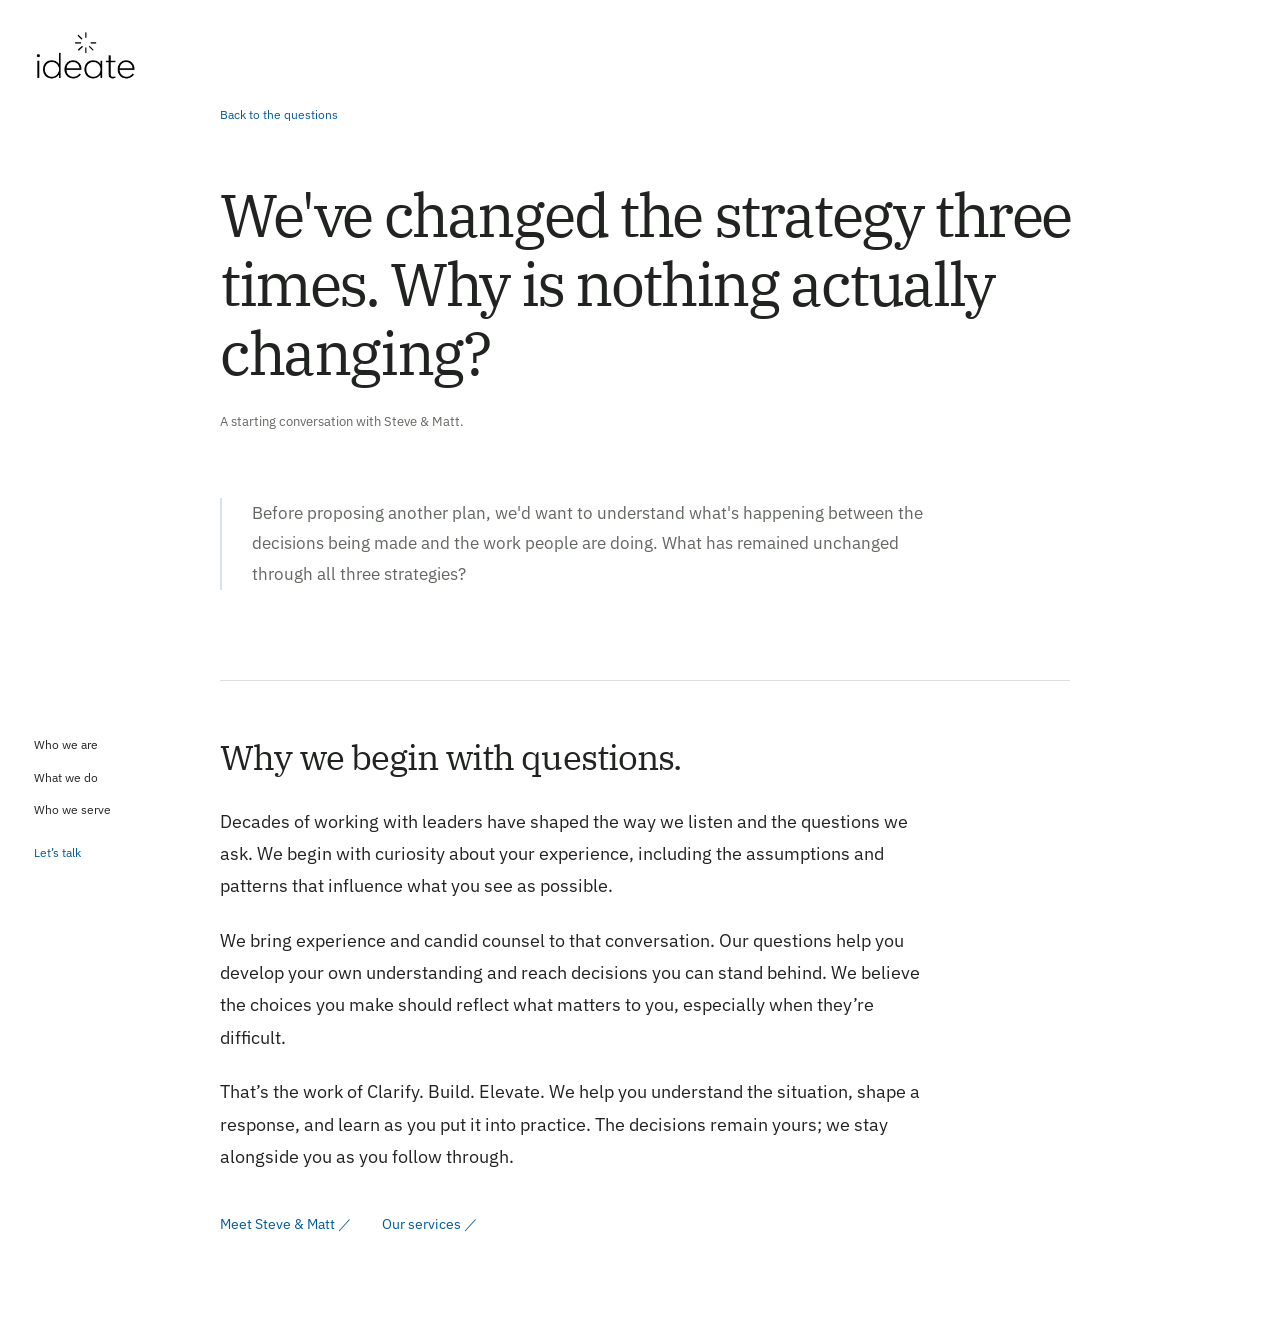
<file: question-uncertainty.html>
<!doctype html><html lang="en"><head><meta charset="utf-8"><meta name="viewport" content="width=device-width,initial-scale=1"><title>We&#x27;ve changed the strategy three times. Why is nothing actually changing? | ideate</title><meta name="description" content="A starting conversation with Steve Gallagher and Matt Huett at ideate."><meta name="theme-color" content="#ffffff"><link rel="stylesheet" href="style.css"><link rel="stylesheet" href="room.css"><script defer src="app.js"></script></head><body class="inside-page response-page"><a class="edge-brand" href="index.html" aria-label="ideate home"><img src="ideate-brand.svg" width="140" height="78" alt="ideate"></a><nav class="edge-nav" aria-label="Main navigation"><a href="about.html">Who we are</a><a href="work.html">What we do</a><a href="serve.html">Who we serve</a><a href="contact.html">Let’s talk</a></nav><main><a class="return-questions" href="index.html">Back to the questions</a><section class="response-opening"><h1>We&#x27;ve changed the strategy three times. Why is nothing actually changing?</h1><p>A starting conversation with Steve &amp; Matt.</p></section><ol class="responses"><li><p>Before proposing another plan, we&#x27;d want to understand what&#x27;s happening between the decisions being made and the work people are doing. What has remained unchanged through all three strategies?</p></li></ol><section class="our-why" aria-labelledby="why-title"><h2 id="why-title">Why we begin with questions.</h2><p>Decades of working with leaders have shaped the way we listen and the questions we ask. We begin with curiosity about your experience, including the assumptions and patterns that influence what you see as possible.</p><p>We bring experience and candid counsel to that conversation. Our questions help you develop your own understanding and reach decisions you can stand behind. We believe the choices you make should reflect what matters to you, especially when they’re difficult.</p><p>That’s the work of Clarify. Build. Elevate. We help you understand the situation, shape a response, and learn as you put it into practice. The decisions remain yours; we stay alongside you as you follow through.</p><div class="why-links"><a class="inline-link" href="about.html">Meet Steve &amp; Matt <span aria-hidden="true">／</span></a><a class="inline-link" href="work.html">Our services <span aria-hidden="true">／</span></a></div></section></main></body></html>
</file>
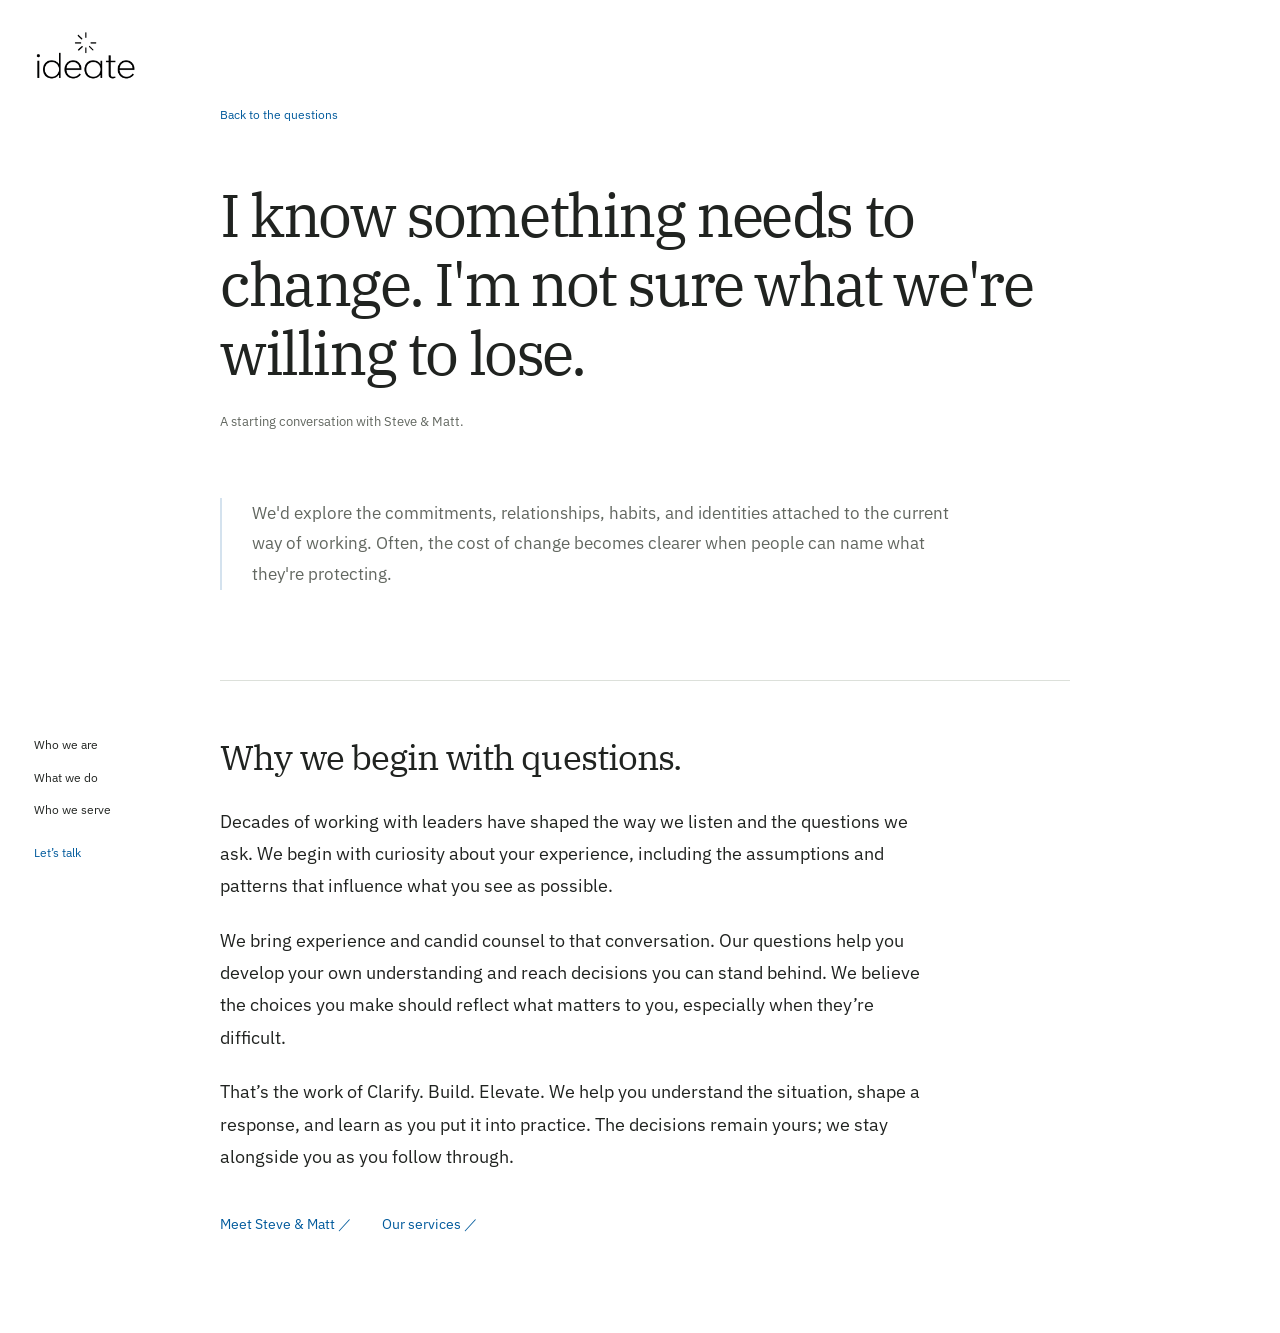
<file: question-values.html>
<!doctype html><html lang="en"><head><meta charset="utf-8"><meta name="viewport" content="width=device-width,initial-scale=1"><title>I know something needs to change. I&#x27;m not sure what we&#x27;re willing to lose. | ideate</title><meta name="description" content="A starting conversation with Steve Gallagher and Matt Huett at ideate."><meta name="theme-color" content="#ffffff"><link rel="stylesheet" href="style.css"><link rel="stylesheet" href="room.css"><script defer src="app.js"></script></head><body class="inside-page response-page"><a class="edge-brand" href="index.html" aria-label="ideate home"><img src="ideate-brand.svg" width="140" height="78" alt="ideate"></a><nav class="edge-nav" aria-label="Main navigation"><a href="about.html">Who we are</a><a href="work.html">What we do</a><a href="serve.html">Who we serve</a><a href="contact.html">Let’s talk</a></nav><main><a class="return-questions" href="index.html">Back to the questions</a><section class="response-opening"><h1>I know something needs to change. I&#x27;m not sure what we&#x27;re willing to lose.</h1><p>A starting conversation with Steve &amp; Matt.</p></section><ol class="responses"><li><p>We&#x27;d explore the commitments, relationships, habits, and identities attached to the current way of working. Often, the cost of change becomes clearer when people can name what they&#x27;re protecting.</p></li></ol><section class="our-why" aria-labelledby="why-title"><h2 id="why-title">Why we begin with questions.</h2><p>Decades of working with leaders have shaped the way we listen and the questions we ask. We begin with curiosity about your experience, including the assumptions and patterns that influence what you see as possible.</p><p>We bring experience and candid counsel to that conversation. Our questions help you develop your own understanding and reach decisions you can stand behind. We believe the choices you make should reflect what matters to you, especially when they’re difficult.</p><p>That’s the work of Clarify. Build. Elevate. We help you understand the situation, shape a response, and learn as you put it into practice. The decisions remain yours; we stay alongside you as you follow through.</p><div class="why-links"><a class="inline-link" href="about.html">Meet Steve &amp; Matt <span aria-hidden="true">／</span></a><a class="inline-link" href="work.html">Our services <span aria-hidden="true">／</span></a></div></section></main></body></html>
</file>
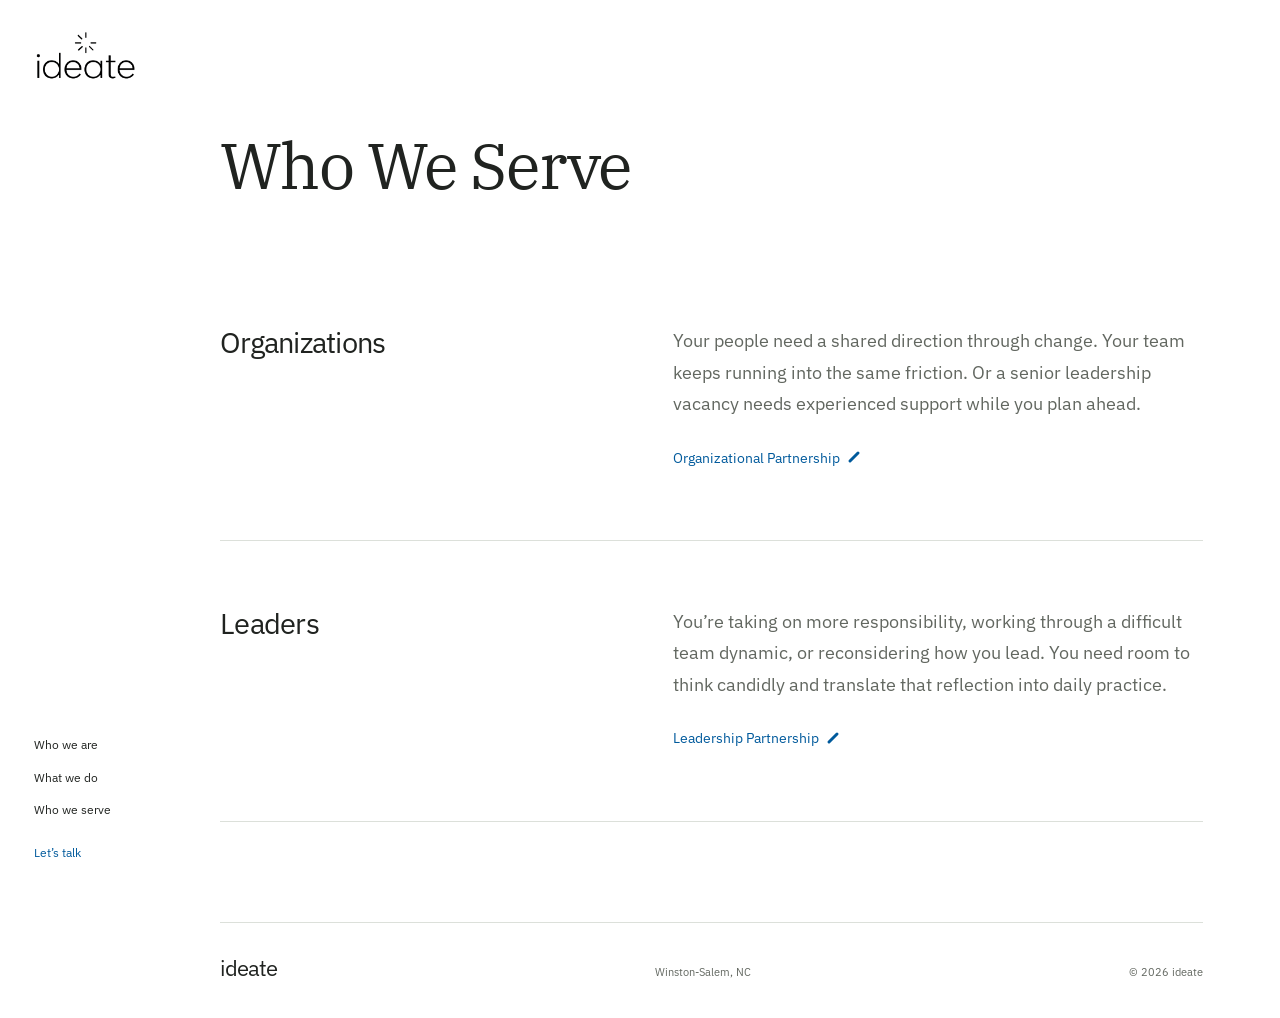
<file: serve.html>
<!DOCTYPE html>
<html lang="en"><head><meta http-equiv="Content-Type" content="text/html; charset=UTF-8"><meta name="viewport" content="width=device-width,initial-scale=1"><title>Who We Serve | ideate</title><meta name="description" content="For organizations working through change, and for emerging and experienced leaders."><meta name="theme-color" content="#ffffff"><link rel="stylesheet" href="style.css"><link rel="stylesheet" href="room.css"><script defer="" src="app.js"></script></head><body class="inside-page"><a class="edge-brand" href="index.html" aria-label="ideate home"><img src="ideate-brand.svg" width="140" height="78" alt="ideate"></a><nav class="edge-nav" aria-label="Main navigation"><a href="about.html">Who we are</a><a href="work.html">What we do</a><a href="serve.html">Who we serve</a><a href="contact.html">Let’s talk</a></nav><main><section class="page-heading"><h1>Who We Serve</h1></section><div class="audiences"><section class="service-row"><h2>Organizations</h2><div><p>Your people need a shared direction through change. Your team keeps running into the same friction. Or a senior leadership vacancy needs experienced support while you plan ahead.</p><a class="text-link" href="work.html#consulting">Organizational Partnership <svg class="ray-link" viewBox="0 0 42 42" aria-hidden="true" focusable="false"><path d="M9 33L33 9" fill="none" stroke="currentColor" stroke-width="9" stroke-linecap="round"></path></svg></a></div></section><section class="service-row"><h2>Leaders</h2><div><p>You’re taking on more responsibility, working through a difficult team dynamic, or reconsidering how you lead. You need room to think candidly and translate that reflection into daily practice.</p><a class="text-link" href="work.html#leadership">Leadership Partnership <svg class="ray-link" viewBox="0 0 42 42" aria-hidden="true" focusable="false"><path d="M9 33L33 9" fill="none" stroke="currentColor" stroke-width="9" stroke-linecap="round"></path></svg></a></div></section></div></main><footer class="site-footer"><a href="index.html" aria-label="ideate home">ideate</a><span>Winston-Salem, NC</span><span>© 2026 ideate</span></footer></body></html>
</file>
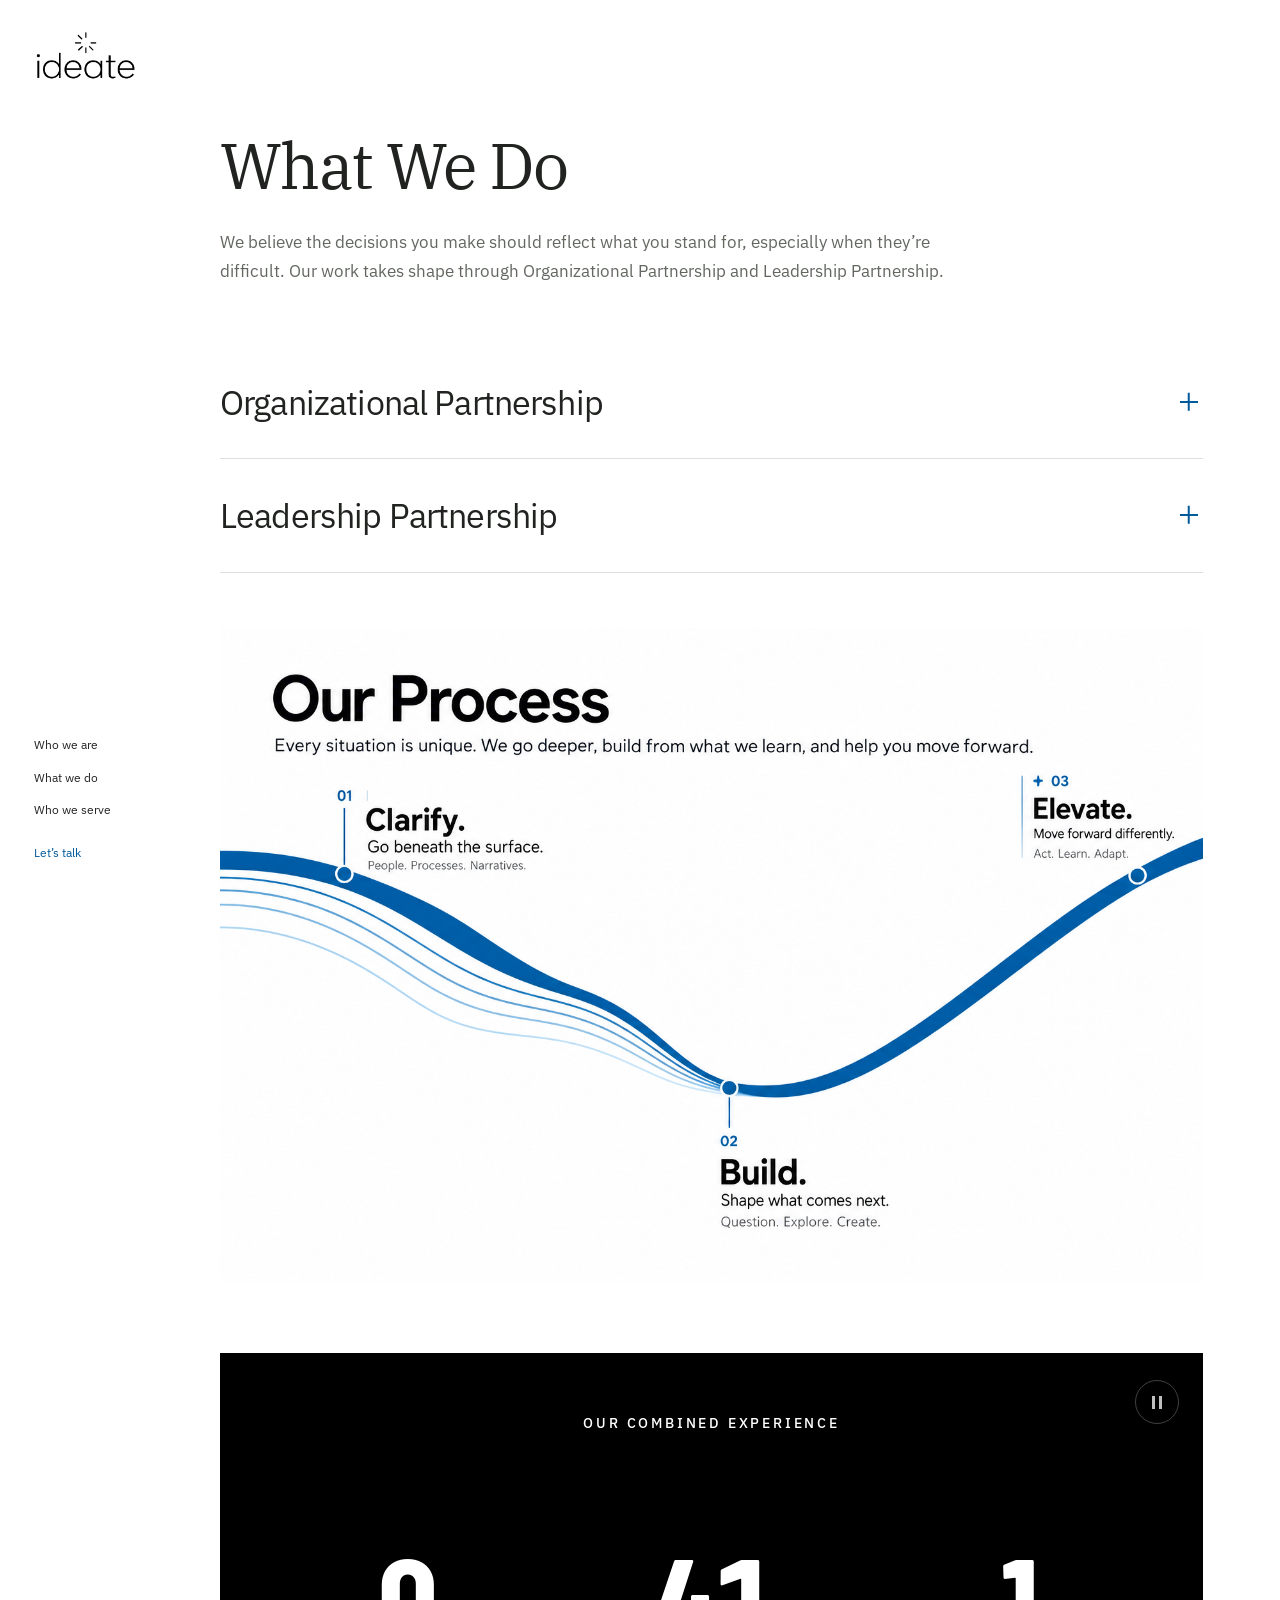
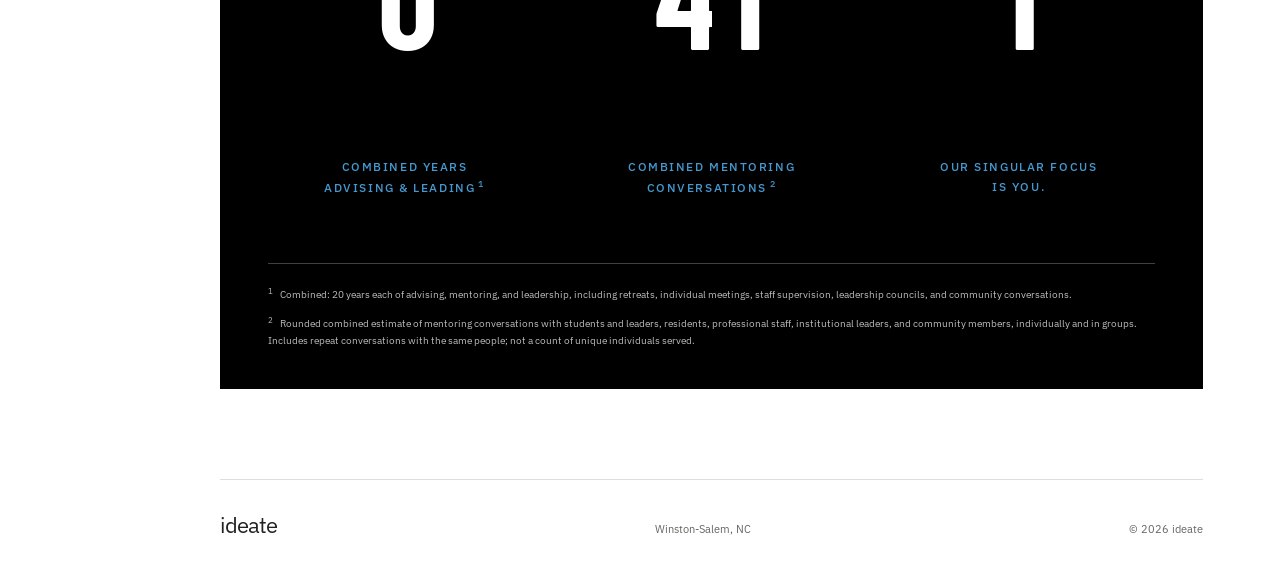
<file: work.html>
<!DOCTYPE html>
<html lang="en"><head><meta http-equiv="Content-Type" content="text/html; charset=UTF-8"><meta name="viewport" content="width=device-width,initial-scale=1"><title>What We Do | ideate</title><meta name="description" content="Organizational Partnership and Leadership Partnership. Explore how ideate works alongside clients through Clarify, Build, and Elevate."><meta name="theme-color" content="#ffffff"><link rel="stylesheet" href="style.css"><link rel="stylesheet" href="room.css"><link rel="stylesheet" href="metrics.css"><script defer="" src="metrics.js"></script><script defer="" src="app.js"></script></head><body class="inside-page"><a class="edge-brand" href="index.html" aria-label="ideate home"><img src="ideate-brand.svg" width="140" height="78" alt="ideate"></a><nav class="edge-nav" aria-label="Main navigation"><a href="about.html">Who we are</a><a href="work.html">What we do</a><a href="serve.html">Who we serve</a><a href="contact.html">Let’s talk</a></nav><main><section class="page-heading"><h1>What We Do</h1><p>We believe the decisions you make should reflect what you stand for, especially when they’re difficult. Our work takes shape through Organizational Partnership and Leadership Partnership.</p></section><div class="offerings"><section class="service-accordion" id="consulting"><details class="service-panel"><summary><h2>Organizational Partnership</h2><span class="accordion-toggle" aria-hidden="true"></span></summary><div class="service-content"><p>You may be facing a change in direction, a recurring problem no one has resolved, or a gap in senior leadership. We help you look beneath the symptoms and decide what the situation calls for.</p><ul><li><strong>Organizational change:</strong> Examine the responsibilities, processes, and assumptions behind the issue. Work out what needs to change and how to carry it through.</li><li><strong>Culture and working relationships:</strong> Understand where expectations and daily behavior differ. Address difficult questions about accountability, roles, or whether someone is in the right position.</li><li><strong>Interim senior leadership:</strong> Keep essential work moving, support sound decisions, and prepare for the permanent leader.</li></ul><p>The aim is a sound basis for your decisions and a practical way to act on them, with care for the people affected. We stay involved to help you assess what’s changing and what still needs attention.</p><div class="service-experience"><h3>Experience behind the work</h3><p>Steve has served as Dean of Students and Interim Vice President and Chief Student Affairs Officer. His responsibilities have included staff supervision, budgets, and changes in divisional responsibilities. Matt brings experience helping institutional leaders interpret cultural shifts and consider their response.</p></div><a class="text-link" href="contact.html?interest=Organizational%20Partnership">Let’s talk about your situation <svg class="ray-link" viewBox="0 0 42 42" aria-hidden="true" focusable="false"><path d="M9 33L33 9" fill="none" stroke="currentColor" stroke-width="9" stroke-linecap="round"></path></svg></a></div></details></section><section class="service-accordion" id="leadership"><details class="service-panel"><summary><h2>Leadership Partnership</h2><span class="accordion-toggle" aria-hidden="true"></span></summary><div class="service-content"><p>Some decisions are difficult to work through with the people around you. Whether you’re new to leadership or have led for years, individual coaching gives you room to examine your approach with someone who will listen carefully and question you honestly.</p><ul><li><strong>Work with what’s happening:</strong> Bring a decision, a difficult relationship, or a question about your role. Together, we examine the assumptions and patterns influencing your response.</li><li><strong>Understand where you are now:</strong> We select assessment instruments suited to your situation and goals. The findings help us identify strengths to build on and patterns that deserve a closer look.</li><li><strong>Put it into practice:</strong> Prepare for a conversation or try a different approach. We return to what happened, what you learned, and what to adjust.</li></ul><p>The work connects what you stand for to how you lead each day. You retain ownership of your decisions; we bring perspective, candid feedback, and support as you follow through.</p><div class="service-experience"><h3>Experience behind the work</h3><p>Our experience includes years of one-to-one advising with students and leaders, leadership retreats, and supervision of professional staff. Steve brings experience in executive leadership; Matt helps people connect complex information with the wider cultural context.</p></div><a class="text-link" href="contact.html?interest=Leadership%20Partnership">Let’s talk about your leadership <svg class="ray-link" viewBox="0 0 42 42" aria-hidden="true" focusable="false"><path d="M9 33L33 9" fill="none" stroke="currentColor" stroke-width="9" stroke-linecap="round"></path></svg></a></div></details></section></div><section class="approved-process" aria-label="Our Process"><img class="process-artwork" src="our-process.png" width="1536" height="1024" loading="lazy" alt="Our Process. Every situation is unique. We go deeper, build from what we learn, and help you move forward. Multiple perspectives descend through Clarify, come together at Build, and rise as a single path through Elevate."><div class="process-mobile"><h2>Our Process</h2><p>Every situation is unique. We go deeper, build from what we learn, and help you move forward.</p><div class="mobile-process-stage"><span>01</span><h3>Clarify.</h3><p>Go beneath the surface.</p><small>People. Processes. Narratives.</small></div><div class="mobile-process-stage"><span>02</span><h3>Build.</h3><p>Shape what comes next.</p><small>Question. Explore. Create.</small></div><div class="mobile-process-stage"><span>03</span><h3>Elevate.</h3><p>Move forward differently.</p><small>Act. Learn. Adapt.</small></div></div></section><section class="numbers-section" aria-label="Combined experience"><h2 class="combined-label">Our combined experience</h2><button class="counter-toggle" type="button" aria-label="Pause animations" title="Pause animations"><span aria-hidden="true"></span></button><div class="numbers"><div><div class="metric-stage"><strong class="rolling-counter" data-count-to="40" data-duration="12000" data-hold="5000" data-easing="linear" aria-label="40 combined years"><span class="counter-visual" aria-hidden="true"><span class="digit-window"><span class="digit-track" style="transform: translateY(-4em);"><span>0</span><span>1</span><span>2</span><span>3</span><span>4</span><span>5</span><span>6</span><span>7</span><span>8</span><span>9</span><span>0</span><span>1</span><span>2</span><span>3</span><span>4</span><span>5</span><span>6</span><span>7</span><span>8</span><span>9</span></span></span><span class="digit-window"><span class="digit-track" style="transform: translateY(0em);"><span>0</span><span>1</span><span>2</span><span>3</span><span>4</span><span>5</span><span>6</span><span>7</span><span>8</span><span>9</span><span>0</span><span>1</span><span>2</span><span>3</span><span>4</span><span>5</span><span>6</span><span>7</span><span>8</span><span>9</span></span></span></span></strong></div><span>Combined years<br>advising &amp; leading<sup>1</sup></span></div><div><div class="metric-stage"><strong class="word-metric rolling-counter" data-count-to="2000" data-duration="12000" data-hold="5000" data-easing="linear" aria-label="Approximately 2,000"><span class="counter-visual" aria-hidden="true"><span class="digit-window"><span class="digit-track" style="transform: translateY(-2em);"><span>0</span><span>1</span><span>2</span><span>3</span><span>4</span><span>5</span><span>6</span><span>7</span><span>8</span><span>9</span><span>0</span><span>1</span><span>2</span><span>3</span><span>4</span><span>5</span><span>6</span><span>7</span><span>8</span><span>9</span></span></span><span class="counter-comma">,</span><span class="digit-window"><span class="digit-track" style="transform: translateY(0em);"><span>0</span><span>1</span><span>2</span><span>3</span><span>4</span><span>5</span><span>6</span><span>7</span><span>8</span><span>9</span><span>0</span><span>1</span><span>2</span><span>3</span><span>4</span><span>5</span><span>6</span><span>7</span><span>8</span><span>9</span></span></span><span class="digit-window"><span class="digit-track" style="transform: translateY(0em);"><span>0</span><span>1</span><span>2</span><span>3</span><span>4</span><span>5</span><span>6</span><span>7</span><span>8</span><span>9</span><span>0</span><span>1</span><span>2</span><span>3</span><span>4</span><span>5</span><span>6</span><span>7</span><span>8</span><span>9</span></span></span><span class="digit-window"><span class="digit-track" style="transform: translateY(0em);"><span>0</span><span>1</span><span>2</span><span>3</span><span>4</span><span>5</span><span>6</span><span>7</span><span>8</span><span>9</span><span>0</span><span>1</span><span>2</span><span>3</span><span>4</span><span>5</span><span>6</span><span>7</span><span>8</span><span>9</span></span></span></span></strong></div><span>Combined mentoring<br>conversations<sup>2</sup></span></div><div><div class="metric-stage"><strong>1</strong></div><span>Our singular focus<br>is you.</span></div></div><div class="metric-footnotes"><p><sup>1</sup> Combined: 20 years each of advising, mentoring, and leadership, including retreats, individual meetings, staff supervision, leadership councils, and community conversations.</p><p><sup>2</sup> Rounded combined estimate of mentoring conversations with students and leaders, residents, professional staff, institutional leaders, and community members, individually and in groups. Includes repeat conversations with the same people; not a count of unique individuals served.</p></div></section></main><footer class="site-footer"><a href="index.html" aria-label="ideate home">ideate</a><span>Winston-Salem, NC</span><span>© 2026 ideate</span></footer></body></html>
</file>
<file: style.css>
@import url('https://fonts.googleapis.com/css2?family=IBM+Plex+Sans:wght@400;500;600&family=IBM+Plex+Serif:wght@400;500&family=Barlow+Condensed:wght@700&display=swap');
:root{--blue:#005a9c;--ink:#202320;--muted:#626760;--line:#dce0da;--paper:#fff}
*{box-sizing:border-box}html{scroll-behavior:smooth;scroll-padding-top:30px}body{margin:0;background:var(--paper);color:var(--ink);font:400 16px/1.65 'IBM Plex Sans',Arial,sans-serif}button,input,select,textarea{font:inherit}button,a{-webkit-tap-highlight-color:transparent}a{color:inherit;text-decoration:none}button{cursor:pointer}img,svg{max-width:100%}img{display:block;height:auto}p{margin:0 0 22px}p:last-child{margin-bottom:0}h1,h2,h3{font-weight:400;line-height:1.2;letter-spacing:-.025em;margin:0}button:focus-visible,a:focus-visible,summary:focus-visible,input:focus-visible,textarea:focus-visible,select:focus-visible{outline:2px solid var(--blue);outline-offset:5px}main,.site-header,.site-footer{width:calc(100% - 112px);max-width:1200px;margin:0 auto}.site-header{min-height:140px;display:flex;align-items:center;justify-content:space-between;gap:36px}.brand{display:block;width:126px;line-height:0;flex-shrink:0}.brand img{width:100%;height:auto}nav{display:flex;gap:28px;align-items:center;font-size:13px}nav a{padding:10px 0;white-space:nowrap}nav a:hover,nav a[aria-current=page]{color:var(--blue)}nav a:last-child{color:var(--blue)}.ray-link{display:inline-block;width:1em;height:1em;margin-left:.3em;vertical-align:-.1em;flex-shrink:0}.inline-link{display:inline-block;color:var(--blue);font-size:14px;padding:5px 0;border-bottom:1px solid transparent}.inline-link:hover{border-color:var(--blue)}
.opening-context{padding:24px 0 42px}.opening-context p{font-size:15px;color:var(--muted);max-width:630px;line-height:1.6}.conversation-sheet{border-top:1px solid var(--line)}.conversation-core{display:grid;grid-template-columns:minmax(0,1.05fr) 66px minmax(0,1fr);gap:34px;min-height:455px;padding:64px 0 42px;align-items:start}.your-words h1{font:400 clamp(36px,4.25vw,55px)/1.18 'IBM Plex Serif',Georgia,serif;letter-spacing:-.035em;max-width:470px;text-wrap:pretty}.perspective-cue{align-self:center;justify-self:center;transform:translateY(-5px);width:52px}.perspective-cue img{width:100%;height:auto}.our-question{padding-top:108px}.our-question h2{font-size:clamp(27px,2.9vw,37px);font-weight:400;color:var(--blue);line-height:1.22;margin-bottom:25px;text-wrap:pretty}.our-question p{font-size:17px;line-height:1.7;color:var(--muted);max-width:440px;margin-bottom:18px}.our-question .inline-link{font-size:13px}.conversation-core.is-reframing .our-question{animation:reframe .42s ease-out both}.conversation-core.is-reframing .your-words{animation:arrive .28s ease-out both}@keyframes reframe{from{opacity:0;transform:translateY(7px)}to{opacity:1;transform:translateY(0)}}@keyframes arrive{from{opacity:.3}to{opacity:1}}.conversation-controls{border-top:1px solid var(--line);display:flex;align-items:center;justify-content:space-between;gap:28px;padding:22px 0}.conversation-controls>p{color:var(--muted);font-size:11px;margin:0}.situation-switch{display:flex;align-items:center;gap:25px}.situation-switch button{background:none;border:0;color:var(--ink);font-size:13px;display:flex;align-items:center;justify-content:center;min-height:44px;padding:6px 0}.situation-switch button:hover{color:var(--blue)}.previous-situation{width:32px}.previous-situation .ray-link{transform:rotate(180deg);margin:0;width:16px;height:16px}.next-situation .ray-link{color:var(--blue);margin-left:14px}.situation-count{color:var(--muted);font-size:11px;font-variant-numeric:tabular-nums;white-space:nowrap}.people-introduction{margin:90px 0 110px;display:grid;grid-template-columns:1.05fr 1fr;gap:100px;align-items:center}.people-glimpse{display:flex;gap:16px;align-items:center}.small-portrait{width:126px;height:126px;overflow:hidden;background:#fff}.small-portrait img{width:100%;height:100%;object-fit:cover}.steve img{transform:scale(1.16);transform-origin:50% 37%;object-position:center 35%}.matt img{object-position:center 30%}.people-introduction p{max-width:520px;font-size:17px;color:var(--muted)}.people-introduction .inline-link{font-size:13px}.site-footer{border-top:1px solid var(--line);padding:27px 0 32px;display:flex;justify-content:space-between;gap:25px;align-items:baseline;font-size:11px;color:var(--muted)}.site-footer>a{font-size:22px;letter-spacing:-1px;color:var(--ink)}
.page-heading{padding:65px 0 72px;border-bottom:1px solid var(--line)}.page-heading h1{font-size:clamp(39px,4.1vw,54px);margin-bottom:28px}.page-heading h1:last-child{margin-bottom:0}.page-heading p{font-size:19px;line-height:1.7;max-width:770px;color:var(--muted)}.profile{display:grid;grid-template-columns:minmax(0,.9fr) minmax(0,1.1fr);gap:100px;align-items:center;padding:82px 0;border-bottom:1px solid var(--line)}.portrait-frame{width:100%;max-width:390px;aspect-ratio:1;overflow:hidden}.portrait-frame img{width:100%;height:100%;object-fit:cover}.profile:nth-of-type(3) .portrait-frame{justify-self:end}.team-bio h2{font-size:32px;margin-bottom:9px}.team-role{font-size:14px;color:var(--blue);margin-bottom:27px}.team-bio p:not(.team-role){font-size:16px;line-height:1.8;color:var(--muted);max-width:560px}.brand-note{display:flex;gap:35px;align-items:center;padding:65px 0 40px}.brand-note img{width:54px;height:54px;flex-shrink:0}.brand-note p{color:var(--muted);max-width:590px;font-size:15px}.sister-note{font-size:12px;color:var(--muted);max-width:740px;margin:0 0 75px}.sister-note a{color:var(--blue)}
.service-accordion{border-bottom:1px solid var(--line);scroll-margin-top:35px}.service-panel>summary{list-style:none;display:flex;align-items:center;justify-content:space-between;gap:25px;padding:34px 0;cursor:pointer}.service-panel>summary::-webkit-details-marker{display:none}.service-panel>summary::marker{content:''}.service-panel h2{font-size:clamp(25px,3vw,34px);display:flex;align-items:center;flex-wrap:wrap;gap:15px;line-height:1.3}.service-panel>summary:hover h2{color:var(--blue)}.accordion-toggle{position:relative;width:28px;height:28px;flex-shrink:0;color:var(--blue)}.accordion-toggle:before,.accordion-toggle:after{content:'';position:absolute;top:13px;left:5px;width:18px;height:1.5px;background:currentColor}.accordion-toggle:after{transform:rotate(90deg)}.service-panel[open] .accordion-toggle:after{display:none}.service-content{max-width:700px;margin-left:auto;padding:12px 0 45px;color:var(--muted);font-size:16px;line-height:1.8}.service-content ul{padding-left:20px;margin:25px 0}.service-content li{padding:8px 0}.service-content strong{font-weight:500;color:var(--ink)}.service-content .text-link,.service-row .text-link{display:inline-block;font-size:14px;color:var(--blue);padding:5px 0}.service-experience{border-top:1px solid var(--line);padding-top:24px;margin:28px 0}.service-experience h3{font-size:15px;font-weight:500;letter-spacing:0;margin-bottom:13px}.service-experience p{font-size:15px;line-height:1.75}.new-service-badge{display:inline-block;color:white;background:#bd302c;padding:7px 10px;font-size:10px;line-height:1;letter-spacing:.09em;text-transform:uppercase;font-weight:600;transform:rotate(-6deg);border-radius:2px}.approved-process{padding:55px 0 70px}.process-artwork{width:100%;height:auto;display:block}.process-mobile{display:none}.process-mobile>h2{font-size:34px;margin-bottom:20px}.process-mobile>p{font-size:16px;line-height:1.7;color:var(--muted);margin-bottom:35px}.mobile-process-stage h3{font-size:30px;margin:10px 0 13px}.mobile-process-stage>span{font-size:12px;color:var(--blue)}.mobile-process-stage p{font-size:17px;margin-bottom:8px}.mobile-process-stage small{font-size:14px;color:var(--muted)}.numbers-section{background:#000;color:#fff;padding:60px 48px 30px;margin-bottom:90px}.combined-label{font-size:14px;font-weight:500;letter-spacing:.2em;line-height:1.5;text-transform:uppercase;text-align:center;margin:0 0 35px}.numbers{display:grid;grid-template-columns:repeat(3,minmax(0,1fr));gap:34px;text-align:center}.numbers>div{display:flex;flex-direction:column;align-items:center}.numbers strong{display:block;font:700 clamp(80px,10vw,132px)/1 'Barlow Condensed','Arial Narrow',sans-serif;letter-spacing:-.025em;color:#fff;white-space:nowrap}.numbers>div>span{font-size:12px;font-weight:500;line-height:1.65;letter-spacing:.13em;text-transform:uppercase;color:#4599d0;max-width:260px}.numbers sup{font-size:9px;margin-left:3px}.metric-footnotes{border-top:1px solid #ffffff40;margin-top:65px;padding-top:20px}.metric-footnotes p{color:#bcbcbc;font-size:10px;line-height:1.7;margin-bottom:10px}.metric-footnotes sup{margin-right:5px}
.service-row{display:grid;grid-template-columns:minmax(0,.8fr) minmax(0,1.2fr);gap:100px;padding:65px 0;border-bottom:1px solid var(--line)}.service-row h2{font-size:29px}.service-row p{font-size:18px;line-height:1.75;color:var(--muted);max-width:620px}.audiences{margin-bottom:100px}.contact-layout{display:grid;grid-template-columns:minmax(0,.85fr) minmax(0,1.15fr);gap:100px;padding:65px 0 80px}.contact-introduction h2{font:400 32px/1.25 'IBM Plex Serif',Georgia,serif;margin-bottom:25px}.contact-introduction p{max-width:390px;color:var(--muted);font-size:16px;line-height:1.8}.form-pair{display:grid;grid-template-columns:repeat(2,minmax(0,1fr));gap:24px}.inquiry-form label{display:block;font-size:14px;margin:24px 0 9px}.form-pair label{margin-top:0}.inquiry-form input,.inquiry-form select,.inquiry-form textarea{border:1px solid #b4bab3;border-radius:0;background:#fff;color:var(--ink);width:100%;padding:12px 14px;min-height:49px;font-size:16px;line-height:1.5}.inquiry-form textarea{min-height:155px;resize:vertical}.note{font-size:12px;color:var(--muted);line-height:1.7;margin:18px 0 23px}.submit{min-height:48px;border:0;border-radius:0;background:var(--blue);color:#fff;padding:13px 23px;font-size:14px}#status{font-size:14px;color:var(--muted);margin-top:18px}#status:empty{display:none}.working-questions{display:grid;grid-template-columns:minmax(0,.85fr) minmax(0,1.15fr);gap:100px;padding:45px 0 80px;border-top:1px solid var(--line)}.working-questions>h2{font-size:24px;margin-top:8px}.service-detail{border-top:1px solid var(--line);padding:18px 0}.service-detail:first-child{border-top:0}.service-detail summary{font-size:15px;font-weight:500;cursor:pointer;line-height:1.6;min-height:28px}.service-detail p{font-size:15px;line-height:1.75;color:var(--muted);margin:17px 0 0}
@media(max-width:1000px){main,.site-header,.site-footer{width:calc(100% - 80px)}nav{gap:20px;font-size:12px}.conversation-core{grid-template-columns:minmax(0,1fr) 44px minmax(0,1fr);gap:22px;min-height:450px}.your-words h1{font-size:43px}.perspective-cue{width:42px}.our-question{padding-top:95px}.our-question h2{font-size:30px}.our-question p{font-size:16px}.people-introduction,.profile,.service-row,.contact-layout,.working-questions{gap:55px}.portrait-frame{max-width:330px}.numbers-section{padding-left:30px;padding-right:30px}.numbers{gap:24px}.numbers strong{font-size:clamp(68px,10vw,110px)}.form-pair{grid-template-columns:1fr;gap:0}.form-pair>div+div label{margin-top:24px}.process-artwork{display:none}.process-mobile{display:grid;grid-template-columns:repeat(3,minmax(0,1fr));gap:32px}.process-mobile>h2,.process-mobile>p{grid-column:1/-1}.process-mobile>p{margin-bottom:5px}.mobile-process-stage{border-top:2px solid var(--blue);padding-top:18px}.mobile-process-stage:nth-of-type(2){margin-top:35px}}
@media(max-width:700px){main,.site-header,.site-footer{width:calc(100% - 44px)}.site-header{min-height:0;padding:23px 0 20px;display:block}.brand{width:104px}nav{justify-content:space-between;gap:12px;font-size:11px;margin-top:18px;flex-wrap:wrap}nav a{padding:4px 0}.opening-context{padding:24px 0 28px}.opening-context p{font-size:13px;max-width:400px}.conversation-core{display:block;min-height:0;padding:35px 0 32px;position:relative}.your-words h1{font-size:clamp(32px,7.8vw,43px);max-width:530px}.perspective-cue{position:absolute;left:0;top:0;transform:none;width:31px;display:none}.our-question{padding:0 0 0 42px;margin-top:40px;border-left:0;max-width:580px;position:relative}.our-question:before{content:'';position:absolute;left:0;top:1px;width:28px;height:28px;background:white url("ideate-spark.svg") center/28px no-repeat;border:0}.our-question h2{font-size:27px;line-height:1.25;margin-bottom:20px}.our-question p{font-size:15px;line-height:1.7}.our-question .inline-link{font-size:12px}.conversation-controls{padding:16px 0;gap:12px;flex-wrap:wrap}.conversation-controls>p{font-size:10px}.situation-switch{gap:15px;margin-left:auto}.situation-switch button{font-size:12px}.situation-count{font-size:10px}.people-introduction{margin:60px 0 70px;grid-template-columns:1fr;gap:27px}.small-portrait{width:98px;height:98px}.people-introduction p{font-size:16px;max-width:570px}.site-footer{padding:24px 0 28px;font-size:10px;gap:14px;flex-wrap:wrap}.site-footer>a{font-size:21px}.page-heading{padding:43px 0 45px}.page-heading h1{font-size:39px;margin-bottom:23px}.page-heading p{font-size:17px}.profile{grid-template-columns:1fr;padding:45px 0;gap:32px}.portrait-frame{max-width:350px}.profile:nth-of-type(3) .portrait-frame{justify-self:start}.team-bio h2{font-size:29px}.team-bio p:not(.team-role){font-size:16px}.brand-note{padding-top:45px;gap:25px;align-items:start}.brand-note img{width:42px;height:42px}.brand-note p{font-size:14px}.sister-note{font-size:11px;margin-bottom:55px}.service-panel>summary{padding:27px 0;gap:18px}.service-panel h2{font-size:25px;gap:12px}.service-content{font-size:15px;padding-bottom:30px}.service-content li{padding:9px 0}.service-experience p{font-size:14px}.approved-process{padding:50px 0 55px}.process-mobile{display:block}.process-mobile>h2{font-size:32px}.process-mobile>p{font-size:15px;margin-bottom:32px}.mobile-process-stage{padding:0 0 32px 26px;margin-left:5px;border-top:0;border-left:2px solid var(--blue);position:relative}.mobile-process-stage:last-child{padding-bottom:0}.mobile-process-stage:before{content:'';position:absolute;left:-6px;top:5px;width:10px;height:10px;border-radius:50%;background:var(--blue);box-shadow:0 0 0 3px white}.mobile-process-stage:nth-of-type(2){margin-top:0}.mobile-process-stage h3{font-size:28px}.mobile-process-stage p{font-size:16px}.mobile-process-stage small{font-size:13px}.numbers-section{padding:48px 22px 28px;margin-bottom:65px}.combined-label{font-size:12px;letter-spacing:.14em;margin-bottom:25px}.numbers{gap:18px}.numbers strong{font-size:clamp(53px,11vw,80px)}.numbers>div>span{font-size:10px;letter-spacing:.1em}.metric-footnotes{margin-top:40px}.service-row{grid-template-columns:1fr;gap:22px;padding:40px 0}.service-row h2{font-size:28px}.service-row p{font-size:17px}.audiences{margin-bottom:65px}.contact-layout{grid-template-columns:1fr;gap:35px;padding:40px 0 55px}.contact-introduction h2{font-size:29px}.contact-introduction p{max-width:600px}.working-questions{grid-template-columns:1fr;gap:24px;padding:35px 0 55px}.working-questions>h2{font-size:24px}.form-pair{grid-template-columns:repeat(2,minmax(0,1fr));gap:20px}.form-pair>div+div label{margin-top:0}}
@media(max-width:450px){.situation-switch{width:100%;justify-content:space-between}.conversation-controls>p{order:2}.conversation-controls{gap:3px}.numbers{grid-template-columns:1fr;gap:38px}.numbers strong{font-size:110px}.numbers>div>span{font-size:12px}.form-pair{grid-template-columns:1fr;gap:0}.form-pair>div+div label{margin-top:24px}.submit{width:100%}}
@media(prefers-reduced-motion:reduce){html{scroll-behavior:auto}.conversation-core.is-reframing .our-question,.conversation-core.is-reframing .your-words{animation:none}}
</file>
<file: room.css>
/* The conversation occupies the page; navigation lives at its edges. */
.edge-brand{position:absolute;top:30px;left:34px;width:104px;z-index:5}.edge-brand img{width:100%;height:auto}.edge-nav{position:fixed;left:34px;bottom:32px;z-index:10;display:flex;flex-direction:column;align-items:flex-start;gap:3px;font-size:12px}.edge-nav a{padding:5px 0;white-space:nowrap}.edge-nav a:hover{color:var(--blue)}.edge-nav a:last-child{margin-top:10px}.workshop-home{min-height:100svh}.perspective-room{position:relative;width:auto;max-width:none;min-height:100svh;margin:0 7vw 0 210px;display:flex;flex-direction:column;justify-content:center;padding:100px 0 66px}.room-label{position:absolute;right:0;top:48px;font-size:11px;color:var(--muted)}.working-frame{position:relative;min-height:440px;padding:70px 60px 55px;display:flex;align-items:center;border-left:1px solid #aab1b5;border-bottom:1px solid #aab1b5;isolation:isolate}.working-frame:before{content:'';position:absolute;left:0;right:92px;top:0;height:1px;background:#aab1b5;transition:right 1s,opacity 1s}.working-frame:after{content:'';position:absolute;right:0;top:92px;bottom:0;width:1px;background:#aab1b5;transition:top 1s,opacity 1s}.frame-corner{position:absolute;right:23px;top:23px;width:42px;height:42px;transform:rotate(45deg);background:var(--blue);border-radius:30px;width:7px;height:48px}.starting-thought{width:100%;transition:opacity .4s,transform .8s}.starting-thought h1{font:400 clamp(42px,5.6vw,85px)/1.08 'IBM Plex Serif',Georgia,serif;max-width:850px;letter-spacing:-.05em;text-wrap:balance}.look-again{border:0;background:transparent;color:var(--blue);display:flex;align-items:center;gap:20px;font-size:16px;padding:12px 0;margin-top:35px}.look-again svg{width:24px;height:24px;overflow:visible;transition:transform .4s}.look-again path{stroke:currentColor;stroke-width:8;stroke-linecap:round}.look-again:hover svg{transform:translate(4px,-4px)}.room-bottom{display:flex;justify-content:space-between;align-items:baseline;gap:25px;margin-top:28px}.room-bottom p{font-size:10px;color:var(--muted);max-width:220px;text-align:right}.quiet-button{background:transparent;border:0;padding:10px 0;color:var(--muted);font-size:12px;text-align:left}.quiet-button:hover{color:var(--blue)}.room-mark{position:absolute;bottom:30px;right:0;width:34px;opacity:.6}.room-mark img{width:100%}.conversation-stage{width:100%;animation:room-enter .75s both}.thread{font-size:12px;color:var(--muted);max-width:620px;line-height:1.6;margin-bottom:35px}.conversation-stage h2{font:400 clamp(31px,4vw,59px)/1.15 'IBM Plex Serif',Georgia,serif;letter-spacing:-.035em;max-width:850px;color:var(--blue);text-wrap:balance;outline:none}.answer-options{display:flex;flex-direction:column;align-items:flex-start;gap:0;margin:25px 0 15px}.answer-options button{border:0;border-bottom:1px solid #dce0da;background:transparent;font-size:16px;color:var(--ink);padding:13px 22px 13px 0;text-align:left;line-height:1.45;transition:color .2s,padding-left .2s}.answer-options button:hover{color:var(--blue);padding-left:10px}.answer-options button:after{content:'／';color:var(--blue);margin-left:20px}.takeaway{max-width:580px;margin-top:28px}.takeaway p{font-size:17px;color:var(--muted);line-height:1.7;margin-bottom:24px}.takeaway a{margin-right:24px}.room-open .working-frame:before{right:65%;opacity:.3}.room-open .working-frame:after{top:75%;opacity:.3}.room-open .frame-corner{animation:ray-out 1.2s both}.room-open .working-frame{border-color:#e1e5e7}.room-open .room-mark{opacity:1}.room-open .room-mark img{animation:room-turn 35s linear infinite}.inside-page main{margin:0 6vw 0 220px;width:auto;max-width:1150px;padding-top:80px}.inside-page .page-heading{padding:50px 0 60px;border:0}.inside-page .site-footer{width:auto;margin-left:220px;margin-right:6vw}.inside-page .page-heading h1{font:400 clamp(39px,5vw,66px)/1.1 'IBM Plex Serif',Georgia,serif}.inside-page .page-heading p{font-size:17px}.no-script{padding:20px;margin-left:210px}@keyframes room-enter{from{opacity:0;transform:translateY(15px)}to{opacity:1;transform:none}}@keyframes ray-out{to{transform:translate(45px,-45px) rotate(45deg);opacity:0}}@keyframes room-turn{to{transform:rotate(360deg)}}
@media(min-width:1600px){.perspective-room{max-width:1260px;margin-left:calc((100vw - 1260px)/2 + 50px)}}
@media(max-width:1000px){.perspective-room{margin-left:180px;margin-right:40px}.working-frame{padding:60px 35px;min-height:420px}.inside-page main{margin-left:180px;margin-right:40px}.inside-page .site-footer{margin-left:180px;margin-right:40px}.room-bottom{align-items:flex-start}.room-bottom p{max-width:150px}.inside-page .profile{gap:35px;grid-template-columns:1fr}.inside-page .profile .portrait-frame{max-width:340px;justify-self:start}}
@media(max-width:640px){.edge-brand{left:23px;top:18px;width:87px}.edge-nav{left:0;bottom:0;width:100%;display:grid;grid-template-columns:repeat(4,1fr);gap:4px;background:white;padding:12px 13px 16px;border-top:1px solid #e6e8e9;font-size:10px;text-align:center;align-items:center}.edge-nav a{padding:7px 0;white-space:normal}.edge-nav a:last-child{margin:0}.perspective-room{margin:0 24px;padding:115px 0 115px;min-height:100svh}.room-label{top:88px;left:0;right:auto;font-size:10px}.working-frame{min-height:360px;padding:48px 23px 35px}.starting-thought h1{font-size:clamp(36px,10vw,57px)}.working-frame:before{right:62px}.working-frame:after{top:62px}.frame-corner{right:16px;top:7px;height:38px;width:6px}.look-again{font-size:14px;margin-top:30px}.room-bottom{margin-top:20px;gap:18px}.room-bottom p{max-width:133px;font-size:9px}.quiet-button{font-size:11px}.room-mark{bottom:83px;width:25px}.conversation-stage h2{font-size:clamp(29px,8vw,42px)}.thread{font-size:11px;margin-bottom:24px}.answer-options button{font-size:14px;padding:12px 5px 12px 0}.takeaway p{font-size:15px}.takeaway a{display:table;margin-bottom:12px}.inside-page main{margin:0 24px;padding-top:95px;width:auto}.inside-page .site-footer{margin:0 24px 85px;width:auto}.inside-page .page-heading{padding:22px 0 35px}.inside-page .page-heading h1{font-size:40px}.inside-page .page-heading p{font-size:16px}.no-script{margin:0 24px 100px}.inside-page .profile{padding:40px 0}.inside-page .contact-layout{padding-top:10px}.inside-page .brand-note{gap:20px}}
@media(prefers-reduced-motion:reduce){*,*:before,*:after{animation:none!important;transition:none!important;scroll-behavior:auto!important}.room-open .frame-corner{opacity:0}}
/* Open composition, with the question exercise available on request. */
[hidden]{display:none!important}.working-frame{border:0;padding:60px 10px;min-height:450px}.working-frame:before,.working-frame:after,.frame-corner{display:none}.starting-thought h2{font:400 clamp(42px,5.6vw,85px)/1.08 'IBM Plex Serif',Georgia,serif;letter-spacing:-.05em;max-width:850px}.perspective-intro{position:relative;padding:70px 0 30px;min-height:540px;width:100%}.perspective-intro>h1{position:relative;z-index:1;font:400 clamp(40px,5.3vw,80px)/1.1 'IBM Plex Serif',Georgia,serif;letter-spacing:-.05em;width:72%;text-wrap:balance}.growth-line{position:relative;z-index:1;margin-top:23px;font-size:clamp(18px,2vw,26px);color:var(--blue);max-width:67%}.intro-spark{position:absolute;right:-10px;top:43px;width:clamp(160px,25vw,350px);color:var(--blue);z-index:0}.intro-spark svg{width:100%;height:auto;overflow:visible}.visiting-ray{animation:make-room 9s ease-in-out infinite}@keyframes make-room{0%,12%{opacity:1}40%,80%{opacity:0}100%{opacity:1}}.meet-guides{display:flex;gap:22px;align-items:center;margin-top:80px;max-width:650px}.guide-faces{display:flex;gap:8px;flex-shrink:0}.guide-faces>span{width:68px;height:80px;overflow:hidden}.guide-faces img{width:100%;height:100%;object-fit:cover}.meet-guides p{font-size:14px;line-height:1.7;color:var(--muted);margin:0}.meet-guides p a{display:inline-block;color:var(--blue);margin-top:8px;font-size:12px}.try-conversation{margin-top:40px;border:0;border-bottom:1px solid var(--blue);padding:10px 0;color:var(--blue);background:none;font-size:14px}.try-conversation span{margin-left:15px}.leave-conversation{position:absolute;right:0;top:0}.leave-conversation span{margin-left:14px;font-size:20px}.room-open .working-frame{border:0}.conversation-active .room-bottom{margin-top:5px}
@media(max-width:1000px){.intro-spark{width:23vw;top:70px}.perspective-intro>h1{width:76%;font-size:clamp(40px,5.6vw,65px)}.meet-guides{margin-top:65px;gap:15px}.guide-faces>span{width:54px;height:68px}.meet-guides p{font-size:13px}}
@media(max-width:640px){.perspective-room{padding-top:90px;justify-content:flex-start}.perspective-intro{padding-top:185px;min-height:0}.intro-spark{width:145px;right:6px;top:5px}.perspective-intro>h1{width:100%;font-size:clamp(39px,10.3vw,61px)}.growth-line{max-width:100%;font-size:18px;margin-top:21px}.meet-guides{margin-top:46px;align-items:flex-start;gap:15px}.guide-faces{gap:4px}.guide-faces>span{width:43px;height:57px}.meet-guides p{font-size:12px}.try-conversation{margin-top:30px;font-size:13px}.working-frame{min-height:400px;padding:65px 0 25px}.starting-thought h2{font-size:39px}.conversation-active{padding-top:105px}}
@media(prefers-reduced-motion:reduce){.visiting-ray{opacity:0}}
.question-home{min-height:100svh}.question-canvas{position:relative;isolation:isolate;min-height:100svh;display:flex;align-items:center;width:auto;max-width:none;margin:0 7vw 0 210px;padding:115px 0 90px}.question-watermark{position:absolute;z-index:-1;width:min(70vw,780px);height:auto;left:50%;top:50%;transform:translate(-50%,-50%);opacity:.085;pointer-events:none}.question-loop{width:100%;position:relative}.question-loop h1{font:400 clamp(42px,5.7vw,86px)/1.13 'IBM Plex Serif',Georgia,serif;letter-spacing:-.045em;max-width:1000px;min-height:3.4em;display:flex;align-items:center}.question-loop h1 a{display:block;text-wrap:balance}.question-loop h1 a:hover{color:var(--blue)}.question-invitation{font-size:13px;color:var(--blue);margin-top:30px}.question-invitation span{margin-left:12px}.question-controls{display:flex;align-items:center;gap:24px;margin-top:35px}.question-controls button{background:none;border:0;padding:12px 0;color:var(--muted);font-size:11px;min-height:44px}.question-controls button:hover{color:var(--blue)}.question-controls span{margin-left:auto;font-size:10px;color:var(--muted);font-variant-numeric:tabular-nums}.question-arrives{animation:question-arrive .6s ease both}@keyframes question-arrive{from{opacity:0;transform:translateY(9px)}to{opacity:1;transform:none}}.return-questions{display:inline-block;font-size:12px;color:var(--blue);margin:25px 0 55px}.response-opening h1{font:400 clamp(38px,4.7vw,65px)/1.15 'IBM Plex Serif',Georgia,serif;letter-spacing:-.04em;max-width:880px}.response-opening>p{font-size:13px;color:var(--muted);margin-top:24px}.responses{list-style:none;margin:65px 0 90px;padding:0;max-width:740px}.responses li{margin-bottom:45px;padding-left:30px;border-left:2px solid #d4e2ee}.responses h2{font-size:24px;margin-bottom:14px}.responses p{font-size:17px;color:var(--muted);line-height:1.8}.our-why{border-top:1px solid var(--line);padding:55px 0 90px;max-width:850px}.our-why h2{font:400 35px/1.2 'IBM Plex Serif',Georgia,serif;margin-bottom:28px}.our-why p{font-size:18px;line-height:1.8;max-width:700px}.why-links{display:flex;flex-wrap:wrap;gap:30px;margin-top:35px}
@media(max-width:1000px){.question-canvas{margin-left:180px;margin-right:40px}.question-loop h1{font-size:clamp(40px,5.8vw,65px);min-height:4.5em}}
@media(max-width:640px){.question-canvas{margin:0 26px;padding:125px 0 120px;min-height:100svh;align-items:center}.question-watermark{width:95vw;max-width:none;top:44%}.question-loop h1{font-size:clamp(35px,9.6vw,58px);min-height:5.65em;align-items:center}.question-invitation{font-size:12px;margin-top:20px;max-width:240px}.question-controls{gap:23px;margin-top:22px}.return-questions{margin:18px 0 35px}.response-opening h1{font-size:36px}.responses{margin:45px 0 55px}.responses li{padding-left:18px;margin-bottom:35px}.responses h2{font-size:22px}.responses p{font-size:16px}.our-why{padding:36px 0 115px}.our-why p{font-size:16px}.our-why h2{font-size:30px}.why-links{gap:20px}}
@media(prefers-reduced-motion:reduce){.question-arrives{animation:none}}
</file>
<file: metrics.css>
.numbers-section{position:relative}
.numbers-section .numbers .rolling-counter{font-variant-numeric:tabular-nums;font-feature-settings:'tnum';min-width:var(--counter-width,5ch)}
.numbers-section .numbers .rolling-counter span{font:inherit;letter-spacing:inherit;color:inherit;min-height:0;max-width:none;margin:0}
.numbers-section .numbers .rolling-counter .counter-visual{display:inline-flex;justify-content:center;align-items:flex-start;line-height:1;height:1em}
.numbers-section .numbers .rolling-counter .digit-window{display:block;overflow:hidden;width:1ch;height:1em;line-height:1}
.numbers-section .numbers .rolling-counter .digit-track{display:block;line-height:1;transition:transform 160ms linear;will-change:transform}
.numbers-section .numbers .rolling-counter .digit-track>span{display:block;height:1em;line-height:1}
.numbers-section .numbers .rolling-counter .counter-comma{display:block;width:.4ch;line-height:1}
.numbers-section .numbers .rolling-counter [hidden],.counter-toggle[hidden]{display:none}
.counter-toggle{position:absolute;top:27px;right:24px;display:grid;place-items:center;width:44px;height:44px;padding:0;border:1px solid #ffffff55;background:transparent;color:#fff;cursor:pointer;border-radius:50%;opacity:.75}
.counter-toggle:hover,.counter-toggle:focus-visible{opacity:1}
.counter-toggle:focus-visible{outline:2px solid #fff;outline-offset:4px}
.counter-toggle>span{display:block;width:10px;height:13px;border-left:3px solid currentColor;border-right:3px solid currentColor}
.counter-toggle.is-paused>span{width:0;height:0;border-top:7px solid transparent;border-bottom:7px solid transparent;border-left:10px solid currentColor;border-right:0;margin-left:3px}
@media(max-width:760px){.counter-toggle{top:12px;right:10px}.numbers-section .combined-label{padding:0 34px}}
@media(prefers-reduced-motion:reduce){.numbers-section .numbers .rolling-counter .digit-track{transition:none}}

/* Matched visual stages keep both counters and the singular focus balanced. */
.numbers-section .numbers .metric-stage{position:relative;display:flex;align-items:center;justify-content:center;width:100%;height:clamp(180px,21vw,260px);margin:0 0 28px}
.numbers-section .numbers .metric-stage strong{position:relative;z-index:1;margin:0;min-height:0}






.metrics-paused 
@media(max-width:760px){.numbers-section .numbers .metric-stage{height:180px;margin-bottom:24px}}
@media(max-width:450px){.numbers-section .numbers .metric-stage{height:220px;margin-bottom:22px}}


.rolling-counter[data-count-to="40"]{--counter-width:2ch}


@media(prefers-reduced-motion:reduce){.numbers-section .numbers .rolling-counter[data-count-to="40"] .digit-track{transition:none}}
</file>
